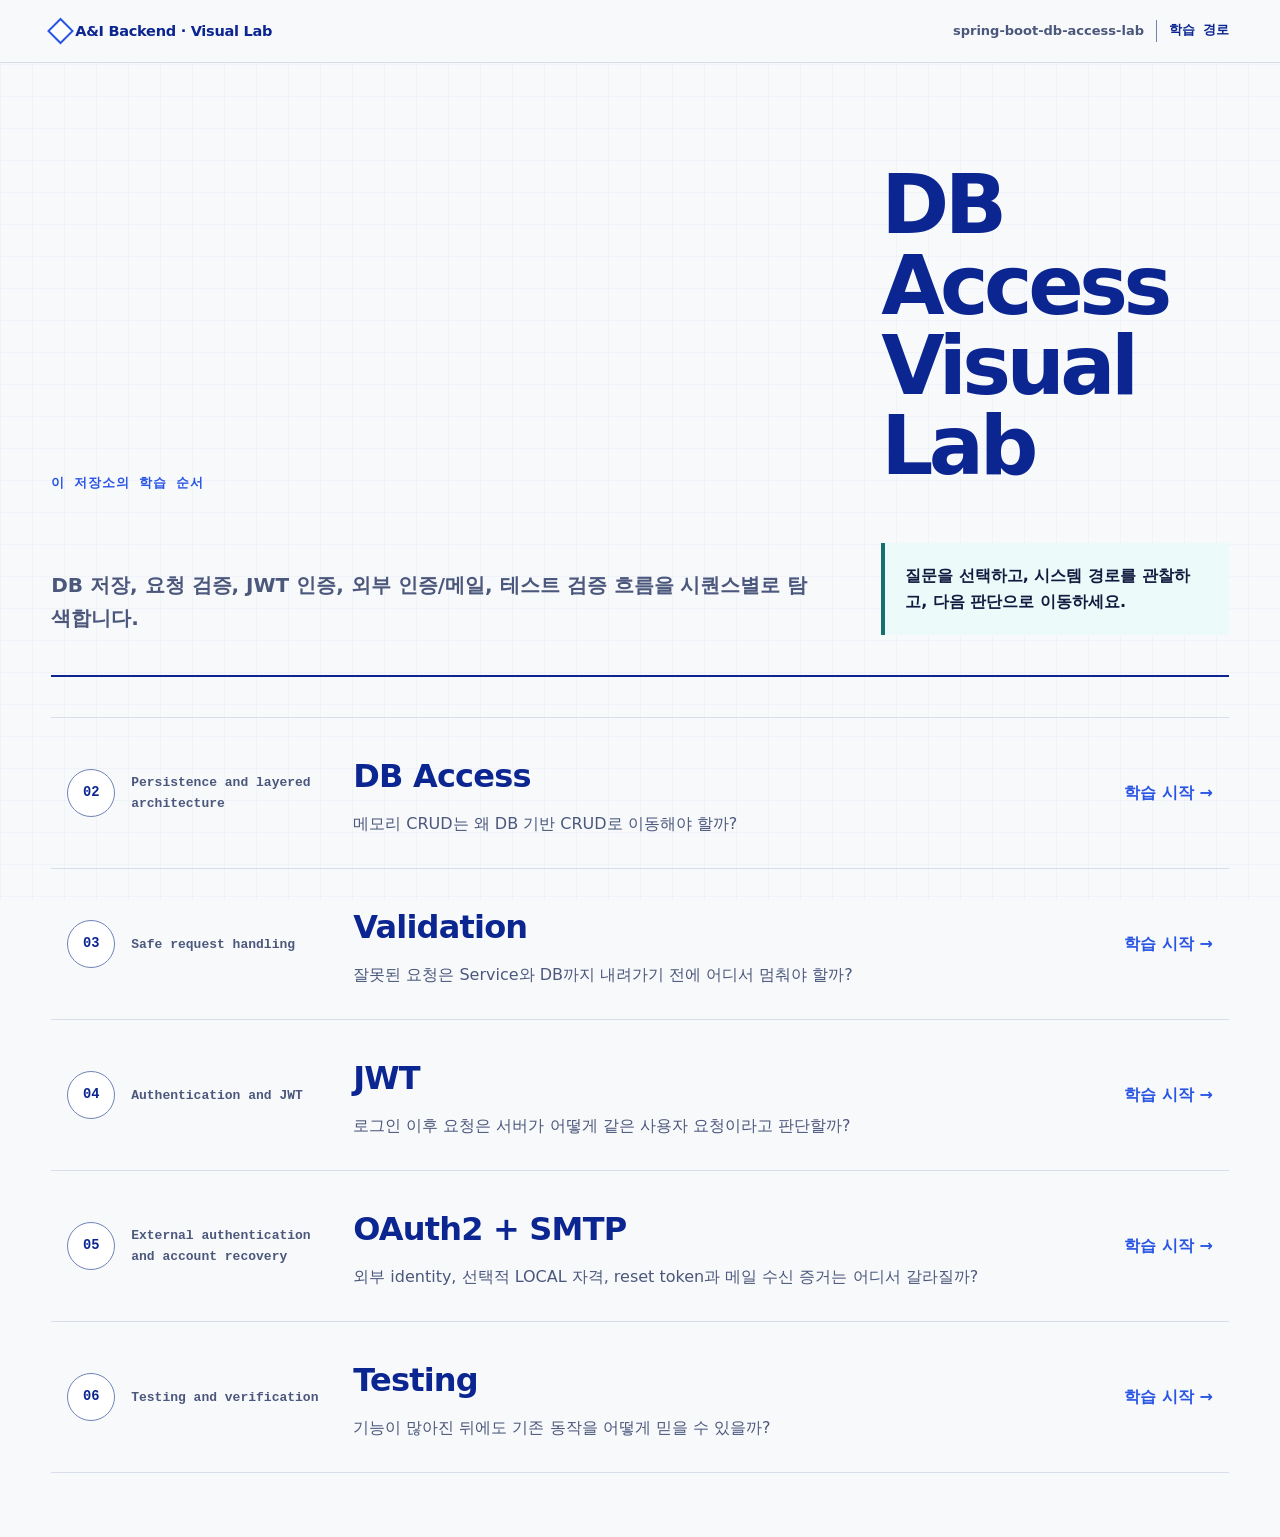
<file: docs/visual-lab/index.html>
<!doctype html>
<html lang="ko">
<head>
  <meta charset="utf-8" />
  <meta name="viewport" content="width=device-width, initial-scale=1" />
  <title>A&amp;I Visual Lab</title>
  <link rel="icon" href="./assets/visual-lab-mark.svg" type="image/svg+xml" />
  <link rel="stylesheet" href="./styles.css" />
</head>
<body>
  <div id="app" class="app-shell">
    <noscript>Visual Lab을 보려면 JavaScript를 활성화해주세요.</noscript>
  </div>
  <script src="./visual-lab-data.js"></script>
  <script src="./visual-lab.js"></script>
</body>
</html>
</file>
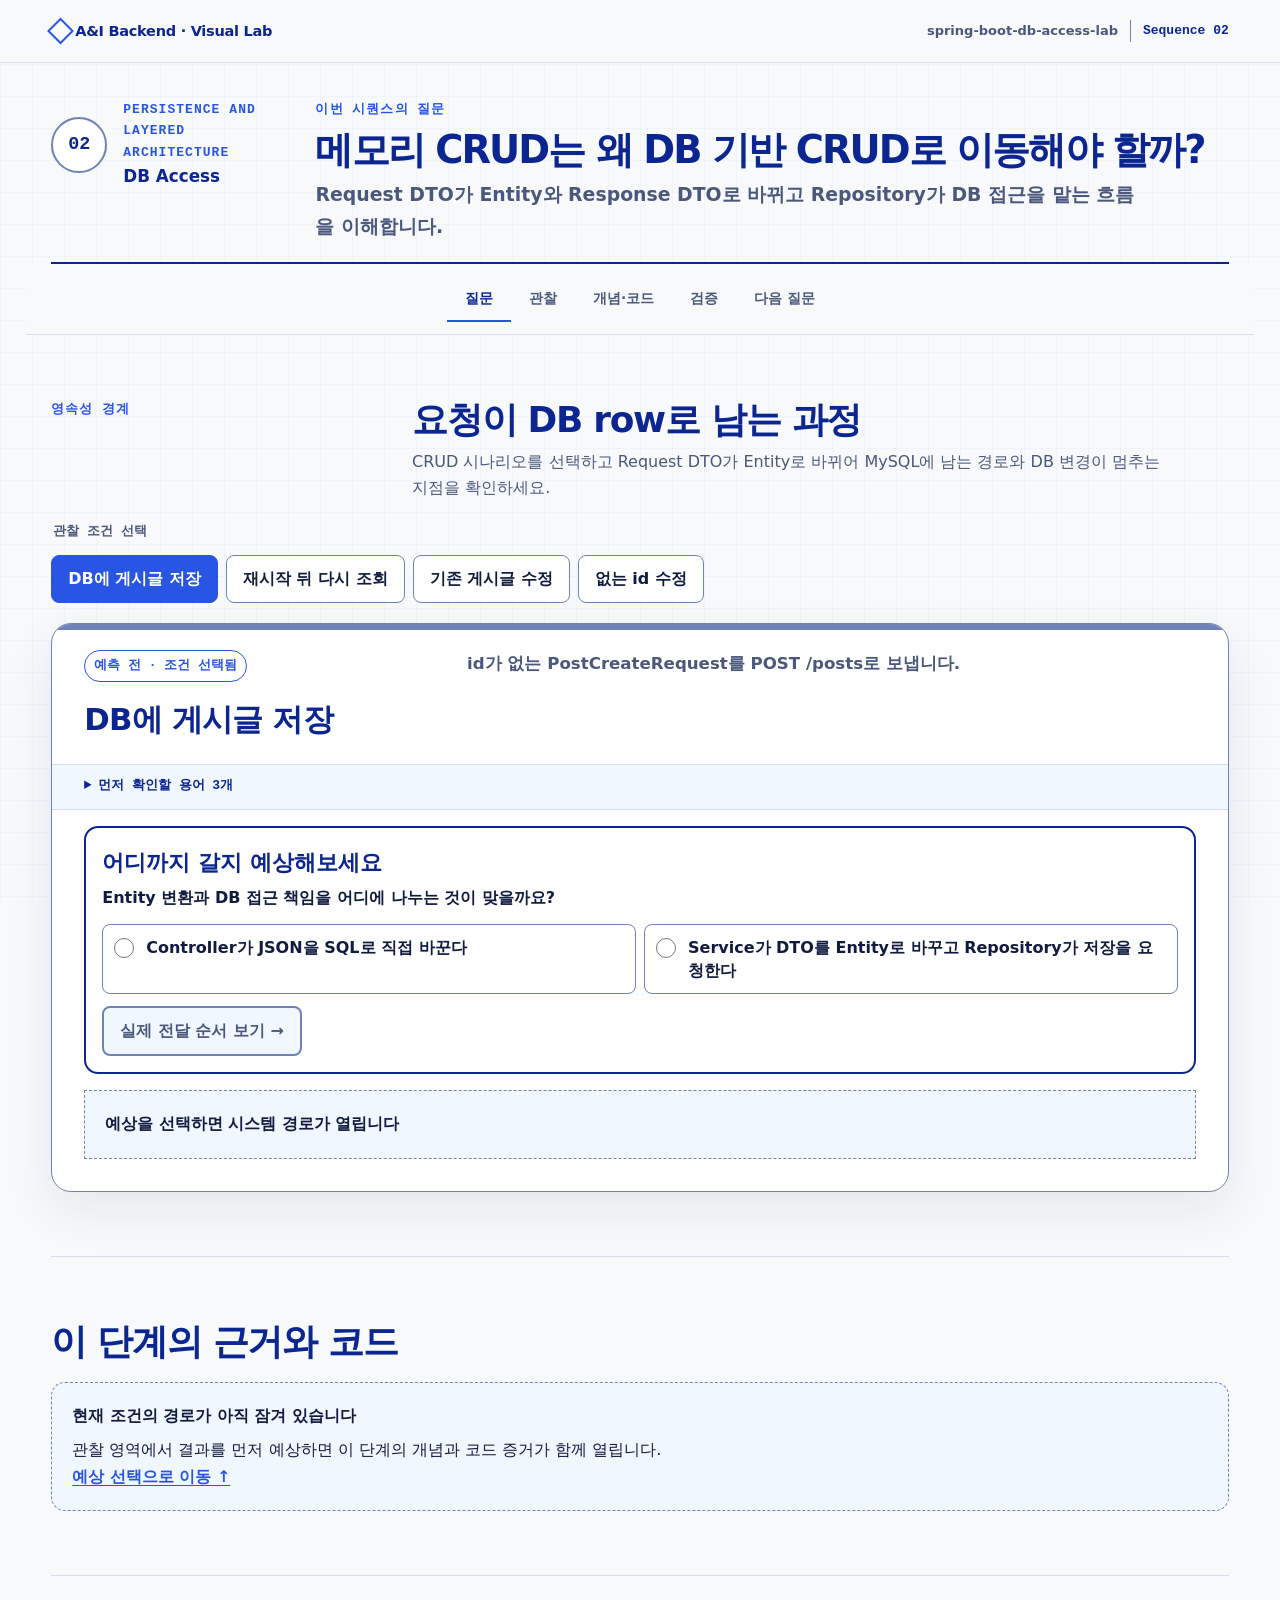
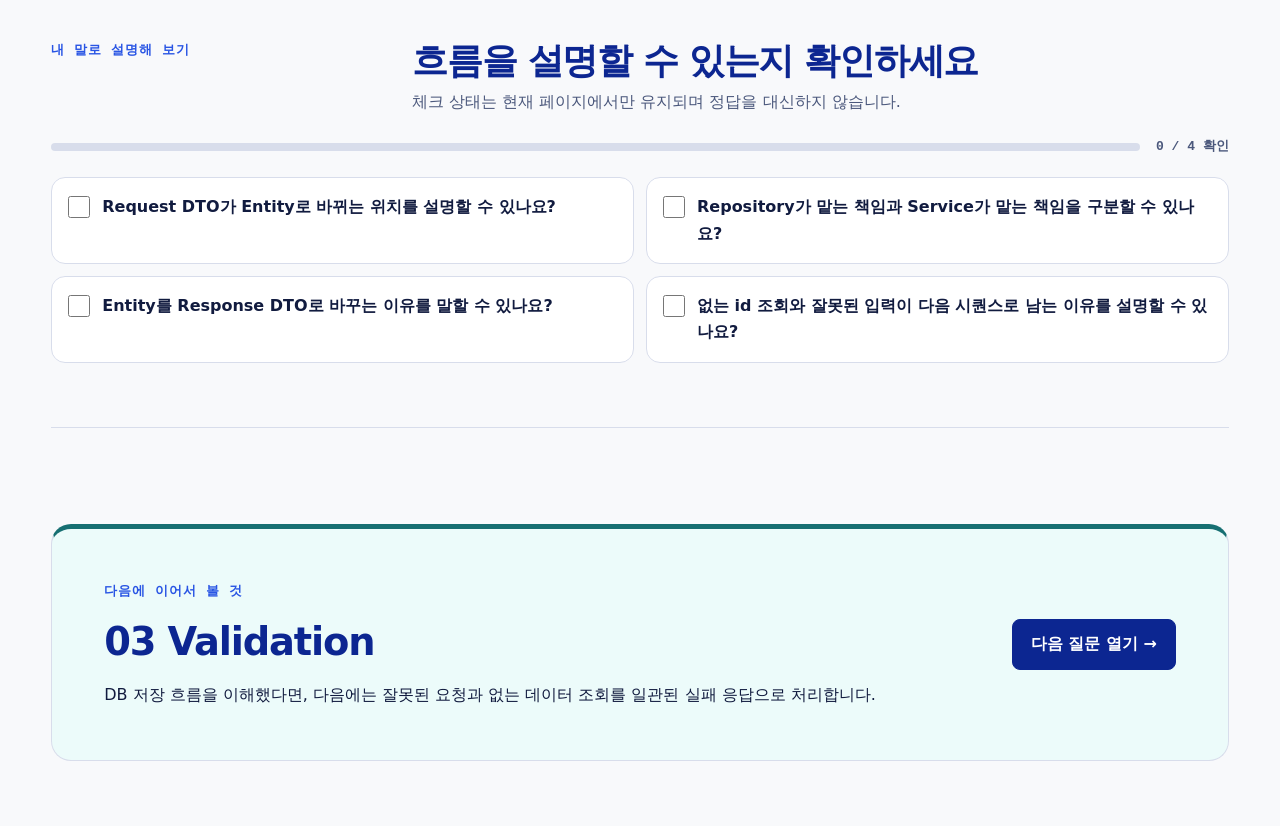
<file: docs/visual-lab/sequences/02/index.html>
<!doctype html>
<html lang="ko">
<head>
  <meta charset="utf-8" />
  <meta name="viewport" content="width=device-width, initial-scale=1" />
  <title>A&amp;I Visual Lab Sequence</title>
  <link rel="icon" href="../../assets/visual-lab-mark.svg" type="image/svg+xml" />
  <link rel="stylesheet" href="../../styles.css" />
</head>
<body>
  <div id="app" class="app-shell">
    <noscript>Visual Lab을 보려면 JavaScript를 활성화해주세요.</noscript>
  </div>
  <script src="./visual-lab-data.js"></script>
  <script src="../../visual-lab.js"></script>
</body>
</html>
</file>
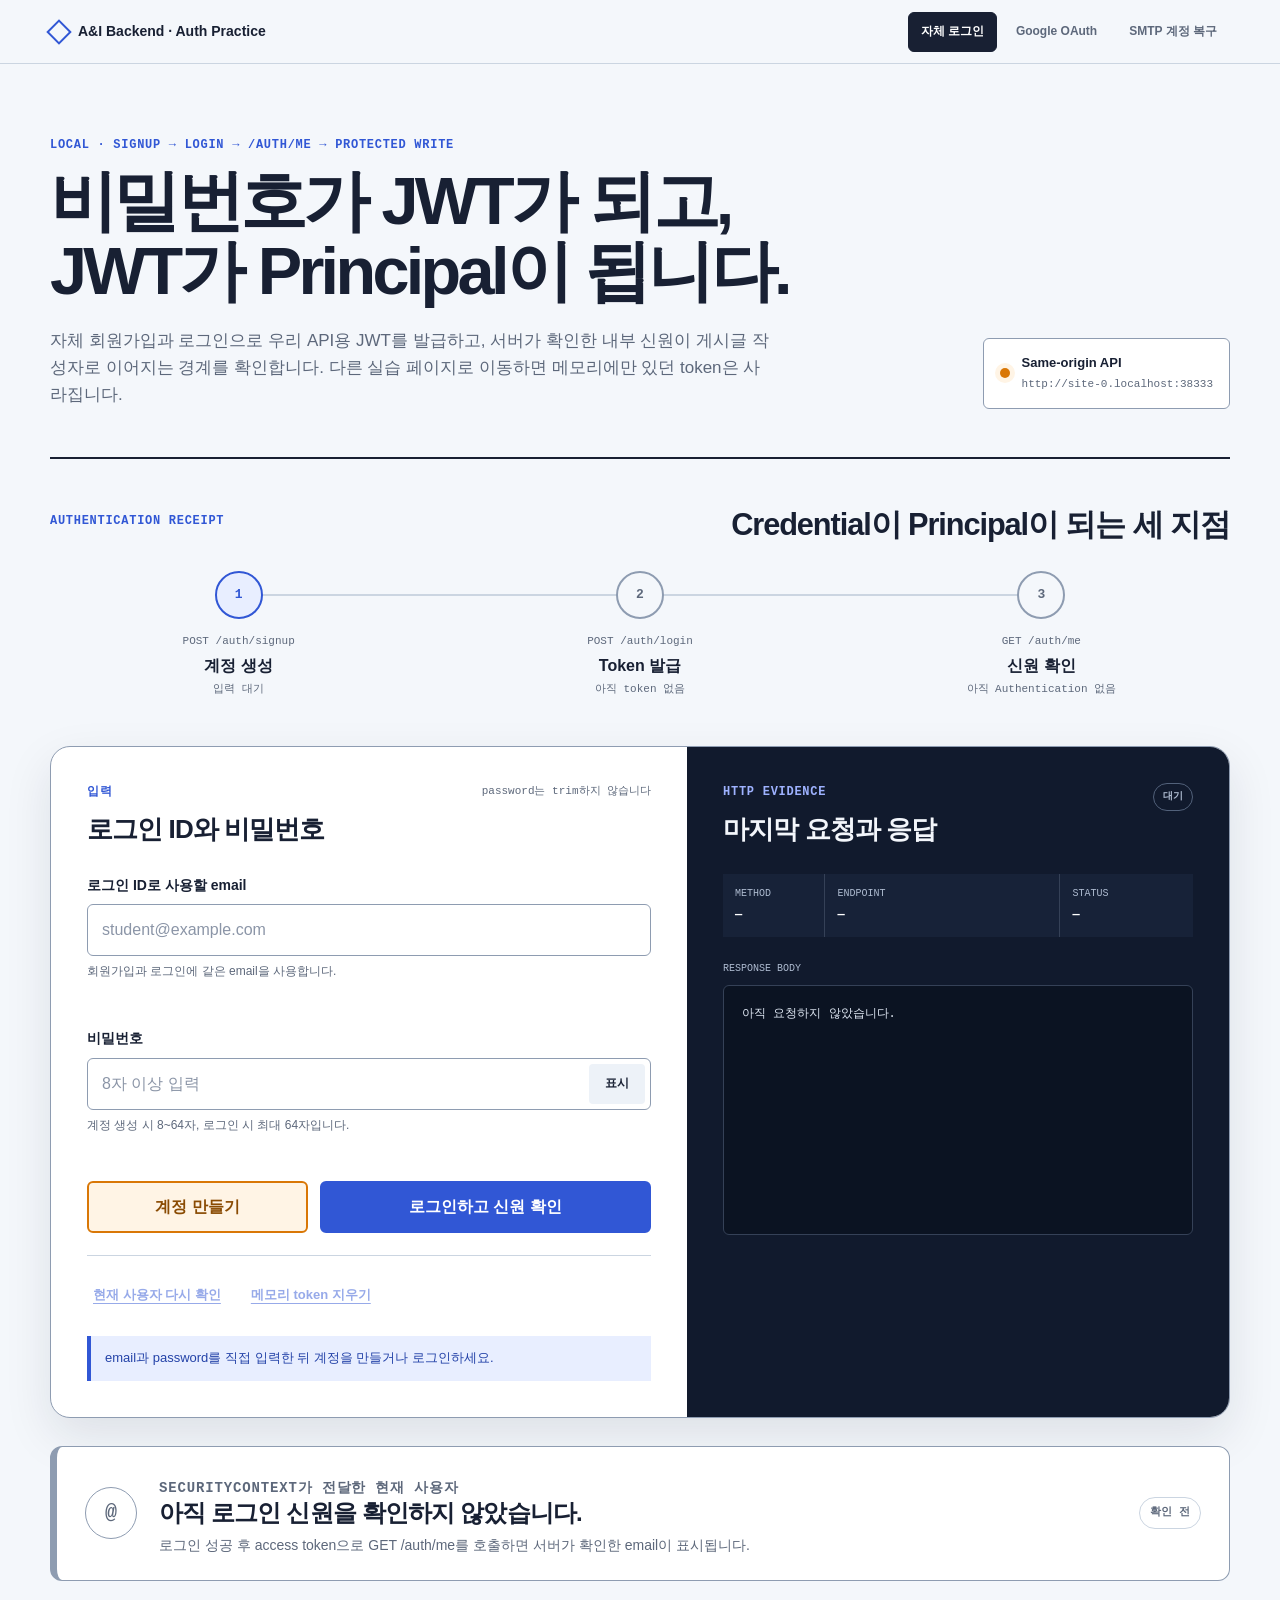
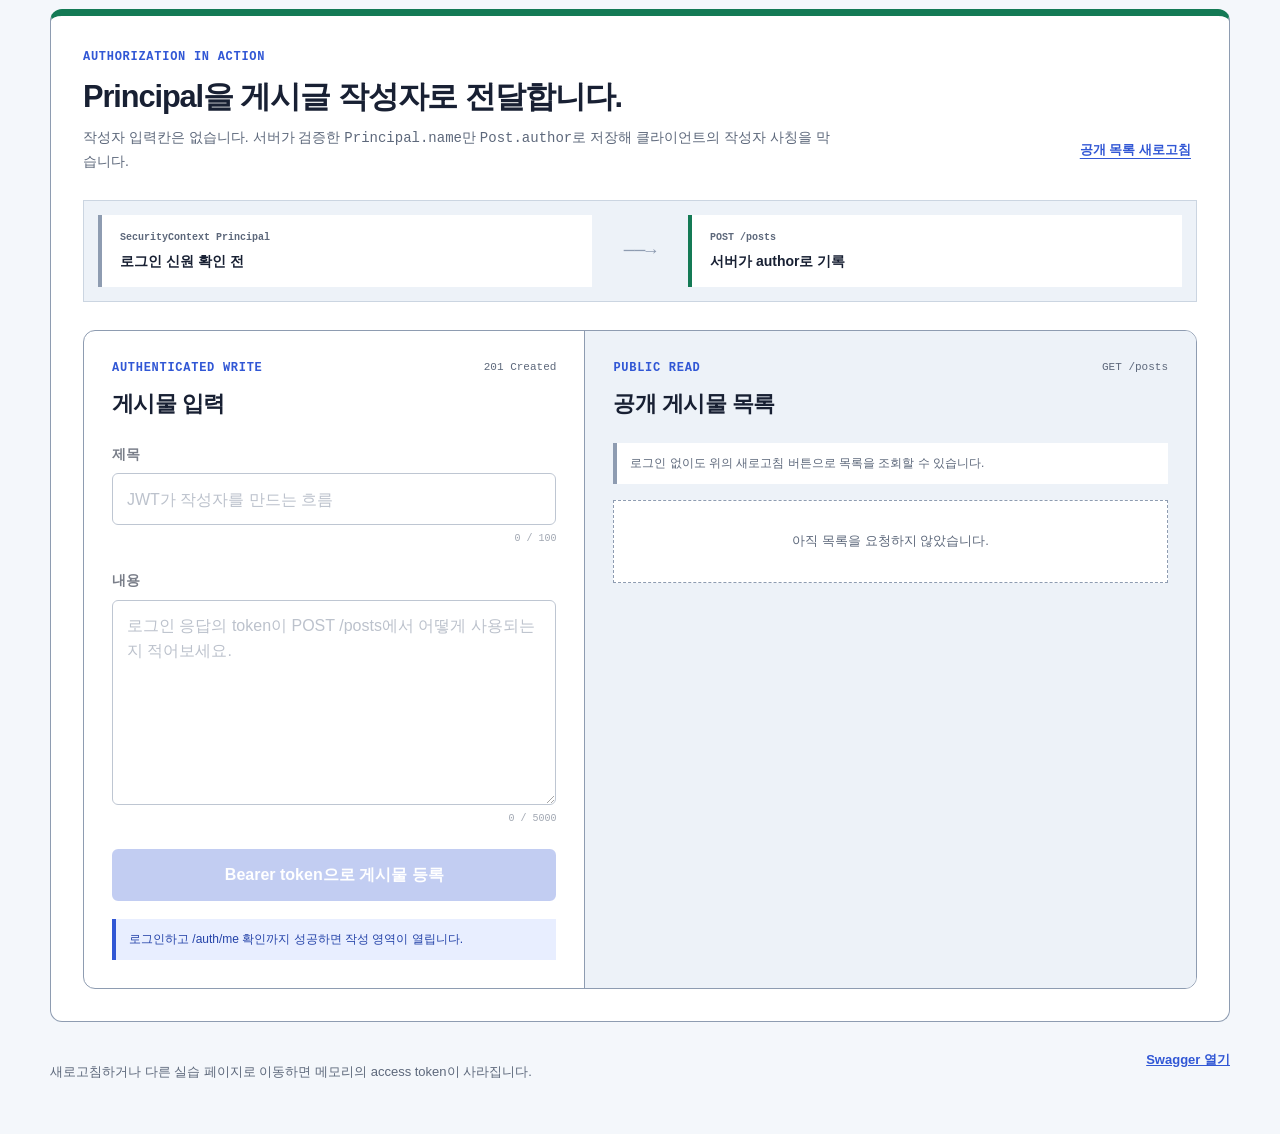
<file: src/main/resources/static/auth-practice/index.html>
<!doctype html>
<html lang="ko">
<head>
  <meta charset="utf-8">
  <meta name="viewport" content="width=device-width, initial-scale=1">
  <meta name="color-scheme" content="light">
  <meta name="referrer" content="no-referrer">
  <title>Sequence 05 자체 로그인 실습 | Spring Boot DB Access Lab</title>
  <link rel="icon" href="data:,">
  <link rel="stylesheet" href="./styles.css">
  <script src="./practice-common.js" defer></script>
  <script src="./app.js" defer></script>
</head>
<body>
  <a class="skip-link" href="#main-content">인증 실습으로 건너뛰기</a>

  <header class="lab-bar">
    <a class="lab-brand" href="/auth-practice/index.html" aria-label="Sequence 05 인증 실습 처음으로">
      <span class="lab-brand__mark" aria-hidden="true"></span>
      <span>A&amp;I Backend · Auth Practice</span>
    </a>
    <nav class="practice-nav" aria-label="인증 실습 전환">
      <a href="./index.html" aria-current="page">자체 로그인</a>
      <a href="./oauth.html">Google OAuth</a>
      <a href="./recovery.html">SMTP 계정 복구</a>
    </nav>
  </header>

  <main id="main-content" class="page-shell">
    <section class="intro" aria-labelledby="page-title">
      <div>
        <p class="eyebrow">LOCAL · signup → login → /auth/me → protected write</p>
        <h1 id="page-title">비밀번호가 JWT가 되고,<br>JWT가 Principal이 됩니다.</h1>
        <p class="intro__description">
          자체 회원가입과 로그인으로 우리 API용 JWT를 발급하고,
          서버가 확인한 내부 신원이 게시글 작성자로 이어지는 경계를 확인합니다.
          다른 실습 페이지로 이동하면 메모리에만 있던 token은 사라집니다.
        </p>
      </div>
      <div class="runtime-note" aria-label="실습 환경 정보">
        <span class="runtime-note__dot" aria-hidden="true"></span>
        <span>
          <strong>Same-origin API</strong>
          <code id="originLabel">현재 서버</code>
        </span>
      </div>
    </section>

    <section class="auth-trace" aria-labelledby="trace-title">
      <div class="section-heading">
        <p class="eyebrow">Authentication receipt</p>
        <h2 id="trace-title">Credential이 Principal이 되는 세 지점</h2>
      </div>

      <ol id="traceList" class="trace-list" style="--progress: 0">
        <li class="trace-step" data-stage="account" data-state="active">
          <span class="trace-step__marker" aria-hidden="true">1</span>
          <span class="trace-step__copy">
            <code>POST /auth/signup</code>
            <strong>계정 생성</strong>
            <span data-stage-label>입력 대기</span>
          </span>
        </li>
        <li class="trace-step" data-stage="token" data-state="waiting">
          <span class="trace-step__marker" aria-hidden="true">2</span>
          <span class="trace-step__copy">
            <code>POST /auth/login</code>
            <strong>Token 발급</strong>
            <span data-stage-label>아직 token 없음</span>
          </span>
        </li>
        <li class="trace-step" data-stage="principal" data-state="waiting">
          <span class="trace-step__marker" aria-hidden="true">3</span>
          <span class="trace-step__copy">
            <code>GET /auth/me</code>
            <strong>신원 확인</strong>
            <span data-stage-label>아직 Authentication 없음</span>
          </span>
        </li>
      </ol>
    </section>

    <section class="workbench" aria-label="인증 입력과 HTTP 증거">
      <div class="credential-panel">
        <div class="panel-heading">
          <div>
            <p class="eyebrow">입력</p>
            <h2>로그인 ID와 비밀번호</h2>
          </div>
          <span class="panel-heading__hint">password는 trim하지 않습니다</span>
        </div>

        <form id="authForm" class="auth-form" novalidate>
          <div class="field">
            <label for="email">로그인 ID로 사용할 email</label>
            <input
              id="email"
              name="email"
              type="text"
              inputmode="email"
              autocomplete="username"
              autocapitalize="none"
              spellcheck="false"
              aria-describedby="emailHint emailError"
              placeholder="student@example.com"
            >
            <p id="emailHint" class="field__hint">회원가입과 로그인에 같은 email을 사용합니다.</p>
            <p id="emailError" class="field__error"></p>
          </div>

          <div class="field">
            <label for="password">비밀번호</label>
            <div class="password-input">
              <input
                id="password"
                name="password"
                type="password"
                autocomplete="current-password"
                aria-describedby="passwordHint passwordError"
                placeholder="8자 이상 입력"
              >
              <button id="passwordToggle" class="password-toggle" type="button" aria-pressed="false">
                표시
              </button>
            </div>
            <p id="passwordHint" class="field__hint">계정 생성 시 8~64자, 로그인 시 최대 64자입니다.</p>
            <p id="passwordError" class="field__error"></p>
          </div>

          <div class="primary-actions">
            <button id="signupButton" class="button button--credential" type="button">
              계정 만들기
            </button>
            <button id="loginButton" class="button button--signal" type="submit">
              로그인하고 신원 확인
            </button>
          </div>
        </form>

        <div class="session-actions" aria-label="로그인 이후 동작">
          <button id="verifyButton" class="text-button" type="button" disabled>
            현재 사용자 다시 확인
          </button>
          <button id="clearButton" class="text-button" type="button" disabled>
            메모리 token 지우기
          </button>
        </div>

        <p id="formNotice" class="form-notice" role="status" aria-live="polite">
          email과 password를 직접 입력한 뒤 계정을 만들거나 로그인하세요.
        </p>
        <p id="formError" class="form-error" role="alert" hidden></p>
      </div>

      <aside class="evidence-panel" aria-labelledby="evidence-title">
        <div class="evidence-panel__heading">
          <div>
            <p class="eyebrow eyebrow--inverse">HTTP evidence</p>
            <h2 id="evidence-title">마지막 요청과 응답</h2>
          </div>
          <span id="requestState" class="request-state" data-state="waiting">대기</span>
        </div>

        <dl class="exchange-meta">
          <div>
            <dt>Method</dt>
            <dd id="requestMethod">—</dd>
          </div>
          <div>
            <dt>Endpoint</dt>
            <dd id="requestEndpoint">—</dd>
          </div>
          <div>
            <dt>Status</dt>
            <dd id="responseStatus">—</dd>
          </div>
        </dl>

        <div class="exchange-body">
          <span class="exchange-body__label">Response body</span>
          <pre id="responseBody" tabindex="0">아직 요청하지 않았습니다.</pre>
        </div>

      </aside>
    </section>

    <section id="tokenLab" class="token-lab" aria-labelledby="token-lab-title" hidden>
      <div class="token-lab__heading">
        <div>
          <p class="eyebrow">Login response → inspect → reuse</p>
          <h2 id="token-lab-title">발급된 Access Token을 직접 확인합니다.</h2>
          <p>자체 로그인 응답으로 받은 JWT 문자열을 가리지 않고 그대로 보여줍니다.</p>
        </div>
        <dl class="token-meta" aria-label="발급된 토큰 정보">
          <div>
            <dt>Type</dt>
            <dd id="tokenType">—</dd>
          </div>
          <div>
            <dt>Expires</dt>
            <dd id="tokenExpires">—</dd>
          </div>
        </dl>
      </div>

      <div class="token-value">
        <label for="fullToken">로그인 응답의 <code>accessToken</code></label>
        <textarea
          id="fullToken"
          rows="5"
          readonly
          wrap="soft"
          spellcheck="false"
          aria-describedby="tokenSafetyNote"
        ></textarea>
        <div class="token-value__actions">
          <button id="copyTokenButton" class="copy-token-button" type="button">
            Access Token 복사
          </button>
          <span id="copyStatus" class="copy-status" role="status" aria-live="polite">
            jwt.io에는 자동으로 전송하지 않습니다.
          </span>
        </div>
      </div>

      <figure class="token-handoff" aria-labelledby="token-handoff-caption">
        <div class="handoff-map">
          <div class="handoff-node handoff-node--source">
            <span class="handoff-node__role">로그인 응답</span>
            <code>POST /auth/login</code>
            <strong>200 OK</strong>
          </div>

          <div class="handoff-arrow handoff-arrow--primary" aria-hidden="true">→</div>

          <div class="handoff-node handoff-node--token">
            <span class="handoff-node__role">발급된 값</span>
            <div class="jwt-parts" aria-label="JWT는 Header, Payload, Signature 세 부분으로 구성됩니다">
              <span class="jwt-part jwt-part--header">Header</span>
              <span class="jwt-part__dot" aria-hidden="true">.</span>
              <span class="jwt-part jwt-part--payload">Payload</span>
              <span class="jwt-part__dot" aria-hidden="true">.</span>
              <span class="jwt-part jwt-part--signature">Signature</span>
            </div>
            <strong>점으로 나뉜 하나의 JWT</strong>
          </div>

          <div class="handoff-branch handoff-branch--observe">
            <div class="handoff-branch__arrow" aria-hidden="true">┄→</div>
            <div class="handoff-node handoff-node--observe">
              <span class="handoff-node__role">선택 관찰 · 서버 실행과 무관</span>
              <a
                href="https://www.jwt.io/#debugger-io"
                target="_blank"
                rel="noopener noreferrer"
              >jwt.io Debugger 열기 <span aria-hidden="true">↗</span></a>
              <strong>읽을 수 있음 ≠ 유효함</strong>
              <small>Header와 Payload에서 <code>alg</code>, <code>sub</code>, <code>iss</code>, <code>aud</code>, <code>iat</code>, <code>exp</code>를 읽습니다.</small>
            </div>
          </div>

          <div class="handoff-branch handoff-branch--request">
            <div class="handoff-branch__arrow" aria-hidden="true">──→</div>
            <div class="handoff-node handoff-node--request">
              <span class="handoff-node__role">실행 경로 · 실제 서버 인증 처리</span>
              <code>GET /auth/me + Authorization: Bearer &lt;token&gt;</code>
              <strong>JwtAuthenticationFilter → SecurityContext → Controller</strong>
              <small>서명, 만료, issuer, audience 검증은 이 경로에서 수행합니다.</small>
            </div>
          </div>
        </div>
        <figcaption id="token-handoff-caption">
          같은 토큰을 한쪽에서는 구조를 읽는 데 사용하고, 다른 쪽에서는 서버에 신원을 증명하는 데 사용합니다.
        </figcaption>
      </figure>

      <p id="tokenSafetyNote" class="token-safety">
        <strong>로컬 실습용 token만 복사하세요.</strong>
        운영 token과 <code>JWT_SECRET</code>은 외부 도구에 입력하지 않습니다. 이 화면도 token을 브라우저 저장소에 남기지 않습니다.
        실습이 끝나면 시스템 클립보드와 jwt.io 입력칸의 token도 지웁니다.
      </p>
    </section>

    <section id="identityProof" class="identity-proof" data-state="waiting" aria-labelledby="identity-title">
      <div class="identity-proof__mark" aria-hidden="true">@</div>
      <div>
        <p class="eyebrow">SecurityContext가 전달한 현재 사용자</p>
        <h2 id="identity-title">아직 로그인 신원을 확인하지 않았습니다.</h2>
        <p id="identityDescription">
          로그인 성공 후 access token으로 <code>GET /auth/me</code>를 호출하면 이곳에 서버가 확인한 email이 표시됩니다.
        </p>
      </div>
      <span id="identityStatus" class="identity-proof__status">확인 전</span>
    </section>

    <section id="postWorkbench" class="post-workbench" aria-labelledby="post-workbench-title">
      <div class="post-workbench__heading">
        <div>
          <p class="eyebrow">Authorization in action</p>
          <h2 id="post-workbench-title">Principal을 게시글 작성자로 전달합니다.</h2>
          <p>
            작성자 입력칸은 없습니다. 서버가 검증한 <code>Principal.name</code>만
            <code>Post.author</code>로 저장해 클라이언트의 작성자 사칭을 막습니다.
          </p>
        </div>
        <button id="refreshPostsButton" class="text-button" type="button">
          공개 목록 새로고침
        </button>
      </div>

      <div id="authorHandoff" class="author-handoff" data-state="locked" role="status" aria-live="polite">
        <div class="author-handoff__node">
          <span>SecurityContext Principal</span>
          <strong id="postAuthor">로그인 신원 확인 전</strong>
        </div>
        <span class="author-handoff__arrow" aria-hidden="true">──→</span>
        <div class="author-handoff__node author-handoff__node--target">
          <span><code>POST /posts</code></span>
          <strong>서버가 author로 기록</strong>
        </div>
      </div>

      <div class="post-grid">
        <section class="post-composer" aria-labelledby="post-composer-title">
          <div class="post-panel-heading">
            <div>
              <p class="eyebrow">Authenticated write</p>
              <h3 id="post-composer-title">게시물 입력</h3>
            </div>
            <code>201 Created</code>
          </div>

          <form id="postForm" class="post-form" novalidate>
            <fieldset id="postFields" disabled>
              <legend class="sr-only">게시물 작성 필드</legend>

              <div class="field">
                <label for="postTitle">제목</label>
                <input
                  id="postTitle"
                  name="title"
                  type="text"
                  aria-describedby="postTitleCount postTitleError"
                  placeholder="JWT가 작성자를 만드는 흐름"
                >
                <div class="field__meta">
                  <span id="postTitleError" class="field__error"></span>
                  <span id="postTitleCount" class="character-count">0 / 100</span>
                </div>
              </div>

              <div class="field">
                <label for="postContent">내용</label>
                <textarea
                  id="postContent"
                  name="content"
                  rows="7"
                  aria-describedby="postContentCount postContentError"
                  placeholder="로그인 응답의 token이 POST /posts에서 어떻게 사용되는지 적어보세요."
                ></textarea>
                <div class="field__meta">
                  <span id="postContentError" class="field__error"></span>
                  <span id="postContentCount" class="character-count">0 / 5000</span>
                </div>
              </div>

              <button id="createPostButton" class="button button--signal post-submit" type="submit">
                Bearer token으로 게시물 등록
              </button>
            </fieldset>
          </form>

          <p id="postNotice" class="post-notice" role="status" aria-live="polite">
            로그인하고 <code>/auth/me</code> 확인까지 성공하면 작성 영역이 열립니다.
          </p>
          <p id="postError" class="post-error" role="alert" hidden></p>
        </section>

        <section class="post-feed" aria-labelledby="post-feed-title">
          <div class="post-panel-heading">
            <div>
              <p class="eyebrow">Public read</p>
              <h3 id="post-feed-title">공개 게시물 목록</h3>
            </div>
            <code>GET /posts</code>
          </div>

          <p id="postListStatus" class="post-list-status" role="status" aria-live="polite">
            로그인 없이도 위의 새로고침 버튼으로 목록을 조회할 수 있습니다.
          </p>
          <div id="postList" class="post-list">
            <p class="post-list__empty">아직 목록을 요청하지 않았습니다.</p>
          </div>
        </section>
      </div>
    </section>

    <footer class="page-footer">
      <p>새로고침하거나 다른 실습 페이지로 이동하면 메모리의 access token이 사라집니다.</p>
      <a href="/swagger">Swagger 열기</a>
    </footer>
  </main>
</body>
</html>
</file>
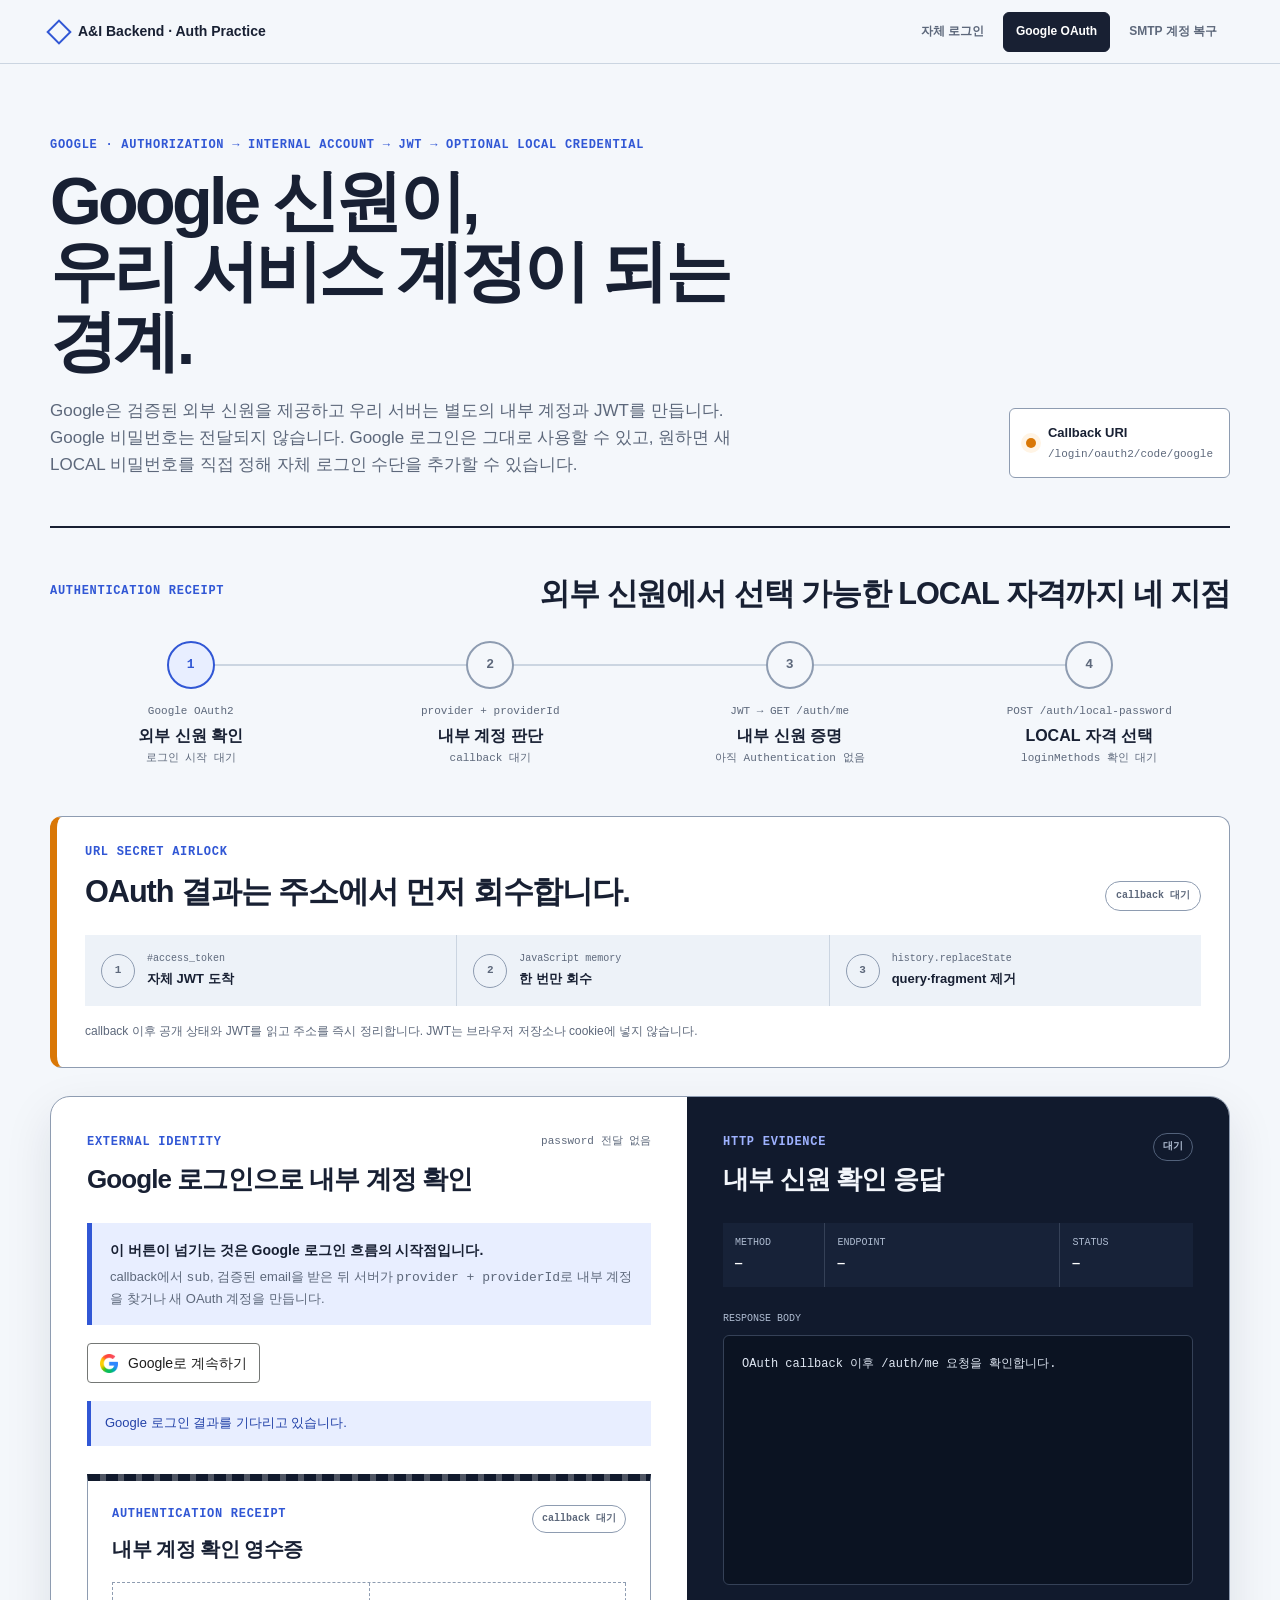
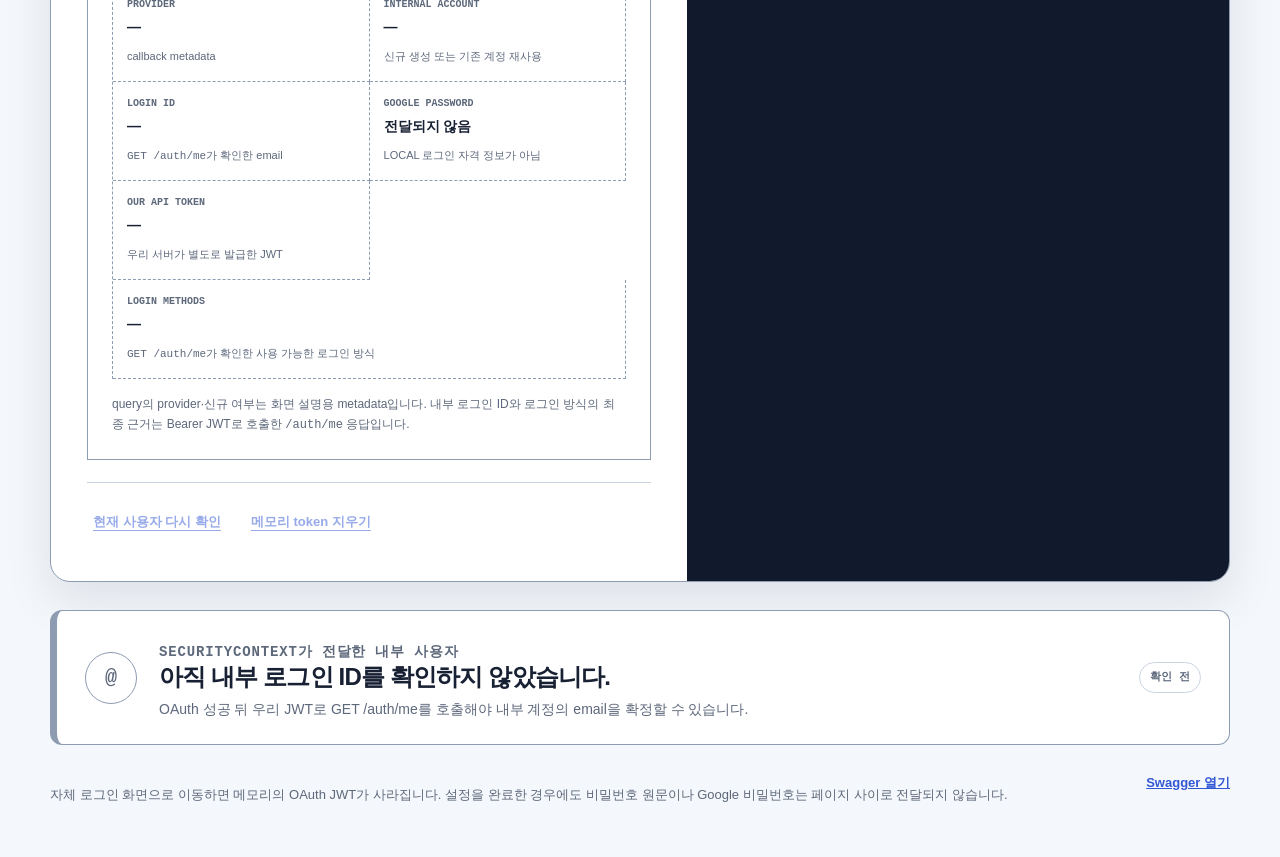
<file: src/main/resources/static/auth-practice/oauth.html>
<!doctype html>
<html lang="ko">
<head>
  <meta charset="utf-8">
  <meta name="viewport" content="width=device-width, initial-scale=1">
  <meta name="color-scheme" content="light">
  <meta name="referrer" content="no-referrer">
  <title>Sequence 05 Google OAuth 실습 | Spring Boot DB Access Lab</title>
  <script src="./redirect-bootstrap.js"></script>
  <link rel="icon" href="data:,">
  <link rel="stylesheet" href="./styles.css">
  <script src="./practice-common.js" defer></script>
  <script src="./oauth.js" defer></script>
</head>
<body>
  <a class="skip-link" href="#main-content">Google OAuth 실습으로 건너뛰기</a>

  <header class="lab-bar">
    <a class="lab-brand" href="/auth-practice/index.html" aria-label="Sequence 05 인증 실습 처음으로">
      <span class="lab-brand__mark" aria-hidden="true"></span>
      <span>A&amp;I Backend · Auth Practice</span>
    </a>
    <nav class="practice-nav" aria-label="인증 실습 전환">
      <a href="./index.html">자체 로그인</a>
      <a href="./oauth.html" aria-current="page">Google OAuth</a>
      <a href="./recovery.html">SMTP 계정 복구</a>
    </nav>
  </header>

  <main id="main-content" class="page-shell">
    <section class="intro" aria-labelledby="page-title">
      <div>
        <p class="eyebrow">GOOGLE · authorization → internal account → JWT → optional LOCAL credential</p>
        <h1 id="page-title">Google 신원이,<br>우리 서비스 계정이 되는 경계.</h1>
        <p class="intro__description">
          Google은 검증된 외부 신원을 제공하고 우리 서버는 별도의 내부 계정과 JWT를 만듭니다.
          Google 비밀번호는 전달되지 않습니다. Google 로그인은 그대로 사용할 수 있고,
          원하면 새 LOCAL 비밀번호를 직접 정해 자체 로그인 수단을 추가할 수 있습니다.
        </p>
      </div>
      <div class="runtime-note" aria-label="OAuth 실행 환경 정보">
        <span class="runtime-note__dot" aria-hidden="true"></span>
        <span>
          <strong>Callback URI</strong>
          <code>/login/oauth2/code/google</code>
        </span>
      </div>
    </section>

    <section class="auth-trace" aria-labelledby="trace-title">
      <div class="section-heading">
        <p class="eyebrow">Authentication receipt</p>
        <h2 id="trace-title">외부 신원에서 선택 가능한 LOCAL 자격까지 네 지점</h2>
      </div>

      <ol id="traceList" class="trace-list trace-list--four" style="--progress: 0">
        <li class="trace-step" data-stage="google" data-state="active">
          <span class="trace-step__marker" aria-hidden="true">1</span>
          <span class="trace-step__copy">
            <code>Google OAuth2</code>
            <strong>외부 신원 확인</strong>
            <span data-stage-label>로그인 시작 대기</span>
          </span>
        </li>
        <li class="trace-step" data-stage="account" data-state="waiting">
          <span class="trace-step__marker" aria-hidden="true">2</span>
          <span class="trace-step__copy">
            <code>provider + providerId</code>
            <strong>내부 계정 판단</strong>
            <span data-stage-label>callback 대기</span>
          </span>
        </li>
        <li class="trace-step" data-stage="principal" data-state="waiting">
          <span class="trace-step__marker" aria-hidden="true">3</span>
          <span class="trace-step__copy">
            <code>JWT → GET /auth/me</code>
            <strong>내부 신원 증명</strong>
            <span data-stage-label>아직 Authentication 없음</span>
          </span>
        </li>
        <li class="trace-step" data-stage="credential" data-state="waiting">
          <span class="trace-step__marker" aria-hidden="true">4</span>
          <span class="trace-step__copy">
            <code>POST /auth/local-password</code>
            <strong>LOCAL 자격 선택</strong>
            <span data-stage-label>loginMethods 확인 대기</span>
          </span>
        </li>
      </ol>
    </section>

    <section id="secretAirlock" class="secret-airlock" data-state="waiting" aria-labelledby="secret-airlock-title">
      <div class="secret-airlock__heading">
        <div>
          <p class="eyebrow">URL secret airlock</p>
          <h2 id="secret-airlock-title">OAuth 결과는 주소에서 먼저 회수합니다.</h2>
        </div>
        <span id="urlScrubState" class="secret-airlock__state">callback 대기</span>
      </div>

      <ol class="airlock-steps">
        <li data-secret-stage="fragment">
          <span>1</span>
          <div>
            <code>#access_token</code>
            <strong>자체 JWT 도착</strong>
          </div>
        </li>
        <li data-secret-stage="memory">
          <span>2</span>
          <div>
            <code>JavaScript memory</code>
            <strong>한 번만 회수</strong>
          </div>
        </li>
        <li data-secret-stage="cleared">
          <span>3</span>
          <div>
            <code>history.replaceState</code>
            <strong>query·fragment 제거</strong>
          </div>
        </li>
      </ol>
      <p id="urlScrubNotice" class="secret-airlock__notice" role="status" aria-live="polite">
        callback 이후 공개 상태와 JWT를 읽고 주소를 즉시 정리합니다. JWT는 브라우저 저장소나 cookie에 넣지 않습니다.
      </p>
    </section>

    <section class="workbench" aria-label="Google 로그인과 HTTP 증거">
      <div class="credential-panel">
        <div class="panel-heading">
          <div>
            <p class="eyebrow">External identity</p>
            <h2>Google 로그인으로 내부 계정 확인</h2>
          </div>
          <span class="panel-heading__hint">password 전달 없음</span>
        </div>

        <div class="boundary-note">
          <strong>이 버튼이 넘기는 것은 Google 로그인 흐름의 시작점입니다.</strong>
          <p>
            callback에서 <code>sub</code>, 검증된 email을 받은 뒤 서버가
            <code>provider + providerId</code>로 내부 계정을 찾거나 새 OAuth 계정을 만듭니다.
          </p>
        </div>

        <a id="googleLoginLink" class="google-signin" href="/oauth2/authorization/google">
          <img
            src="./assets/google-g.svg"
            width="18"
            alt=""
          >
          <span>Google로 계속하기</span>
        </a>

        <p id="oauthNotice" class="form-notice" role="status" aria-live="polite">
          Google 로그인 결과를 기다리고 있습니다.
        </p>
        <p id="oauthError" class="form-error" role="alert" hidden></p>

        <section id="oauthReceipt" class="trust-receipt" data-state="waiting" aria-labelledby="oauth-receipt-title">
          <div class="trust-receipt__heading">
            <div>
              <p class="eyebrow">Authentication receipt</p>
              <h3 id="oauth-receipt-title">내부 계정 확인 영수증</h3>
            </div>
            <span id="receiptStatus">callback 대기</span>
          </div>
          <dl class="trust-receipt__grid">
            <div>
              <dt>Provider</dt>
              <dd id="providerValue">—</dd>
              <small>callback metadata</small>
            </div>
            <div>
              <dt>Internal account</dt>
              <dd id="accountStatus">—</dd>
              <small>신규 생성 또는 기존 계정 재사용</small>
            </div>
            <div>
              <dt>Login ID</dt>
              <dd id="internalEmail">—</dd>
              <small><code>GET /auth/me</code>가 확인한 email</small>
            </div>
            <div>
              <dt>Google password</dt>
              <dd id="passwordTransfer">전달되지 않음</dd>
              <small>LOCAL 로그인 자격 정보가 아님</small>
            </div>
            <div>
              <dt>Our API token</dt>
              <dd id="jwtStatus">—</dd>
              <small>우리 서버가 별도로 발급한 JWT</small>
            </div>
            <div>
              <dt>Login methods</dt>
              <dd id="loginMethodsValue">—</dd>
              <small><code>GET /auth/me</code>가 확인한 사용 가능한 로그인 방식</small>
            </div>
          </dl>
          <p class="trust-receipt__footnote">
            query의 provider·신규 여부는 화면 설명용 metadata입니다.
            내부 로그인 ID와 로그인 방식의 최종 근거는 Bearer JWT로 호출한 <code>/auth/me</code> 응답입니다.
          </p>
        </section>

        <div class="session-actions" aria-label="OAuth 로그인 이후 동작">
          <button id="verifyButton" class="text-button" type="button" disabled>
            현재 사용자 다시 확인
          </button>
          <button id="clearButton" class="text-button" type="button" disabled>
            메모리 token 지우기
          </button>
        </div>
      </div>

      <aside class="evidence-panel" aria-labelledby="evidence-title">
        <div class="evidence-panel__heading">
          <div>
            <p class="eyebrow eyebrow--inverse">HTTP evidence</p>
            <h2 id="evidence-title">내부 신원 확인 응답</h2>
          </div>
          <span id="requestState" class="request-state" data-state="waiting">대기</span>
        </div>

        <dl class="exchange-meta">
          <div>
            <dt>Method</dt>
            <dd id="requestMethod">—</dd>
          </div>
          <div>
            <dt>Endpoint</dt>
            <dd id="requestEndpoint">—</dd>
          </div>
          <div>
            <dt>Status</dt>
            <dd id="responseStatus">—</dd>
          </div>
        </dl>

        <div class="exchange-body">
          <span class="exchange-body__label">Response body</span>
          <pre id="responseBody" tabindex="0">OAuth callback 이후 /auth/me 요청을 확인합니다.</pre>
        </div>
      </aside>
    </section>

    <section id="tokenLab" class="token-lab" aria-labelledby="token-lab-title" hidden>
      <div class="token-lab__heading">
        <div>
          <p class="eyebrow">Our JWT · not a Google password</p>
          <h2 id="token-lab-title">우리 서버가 발급한 Access Token</h2>
          <p>Google callback의 결과를 내부 계정에 연결한 뒤 우리 API용 JWT를 별도로 발급했습니다.</p>
        </div>
        <dl class="token-meta" aria-label="발급된 토큰 정보">
          <div>
            <dt>Type</dt>
            <dd id="tokenType">Bearer</dd>
          </div>
          <div>
            <dt>Source</dt>
            <dd id="tokenSource">OAuth callback</dd>
          </div>
        </dl>
      </div>

      <div class="token-value">
        <label for="fullToken">회수한 <code>access_token</code></label>
        <textarea
          id="fullToken"
          rows="5"
          readonly
          wrap="soft"
          spellcheck="false"
          aria-describedby="tokenSafetyNote"
        ></textarea>
        <div class="token-value__actions">
          <button id="copyTokenButton" class="copy-token-button" type="button">
            Access Token 복사
          </button>
          <span id="copyStatus" class="copy-status" role="status" aria-live="polite">
            token은 브라우저 메모리에만 있습니다.
          </span>
        </div>
      </div>

      <p id="tokenSafetyNote" class="token-safety">
        <strong>학습용 표시입니다.</strong>
        운영 OAuth에서는 일회용 code 교환 또는 HttpOnly cookie와 CSRF 정책을 별도로 설계합니다.
      </p>
    </section>

    <section id="identityProof" class="identity-proof" data-state="waiting" aria-labelledby="identity-title">
      <div class="identity-proof__mark" aria-hidden="true">@</div>
      <div>
        <p class="eyebrow">SecurityContext가 전달한 내부 사용자</p>
        <h2 id="identity-title">아직 내부 로그인 ID를 확인하지 않았습니다.</h2>
        <p id="identityDescription">
          OAuth 성공 뒤 우리 JWT로 <code>GET /auth/me</code>를 호출해야 내부 계정의 email을 확정할 수 있습니다.
        </p>
      </div>
      <span id="identityStatus" class="identity-proof__status">확인 전</span>
    </section>

    <section
      id="localPasswordPanel"
      class="local-password-panel"
      data-state="waiting"
      aria-labelledby="local-password-title"
      hidden
    >
      <div class="local-password-panel__heading">
        <div>
          <p class="eyebrow">Optional LOCAL credential</p>
          <h2 id="local-password-title" tabindex="-1">자체 로그인 비밀번호를 추가할 수 있습니다.</h2>
        </div>
        <span id="localPasswordState" class="local-password-panel__status">LOCAL 미설정</span>
      </div>

      <p class="local-password-panel__description">
        이 비밀번호는 Google 비밀번호를 복사하거나 바꾸지 않습니다.
        방금 확인한 내부 계정에 자체 로그인 방법 하나를 더하며, 건너뛰어도 Google 로그인으로 계정을 계속 사용할 수 있습니다.
      </p>

      <form id="localPasswordForm" class="local-password-form" novalidate>
        <div class="field">
          <label for="localPassword">새 LOCAL 비밀번호</label>
          <input
            id="localPassword"
            name="localPassword"
            type="password"
            autocomplete="new-password"
            minlength="8"
            maxlength="64"
            required
            aria-describedby="localPasswordHint localPasswordError"
            placeholder="8~64자"
          >
          <p id="localPasswordHint" class="field__hint">
            앞뒤 공백도 원문의 일부이며 공백만으로 구성할 수 없습니다.
          </p>
          <p id="localPasswordError" class="field__error"></p>
        </div>

        <div class="field">
          <label for="localPasswordConfirm">새 LOCAL 비밀번호 확인</label>
          <input
            id="localPasswordConfirm"
            name="localPasswordConfirm"
            type="password"
            autocomplete="new-password"
            minlength="8"
            maxlength="64"
            required
            aria-describedby="localPasswordConfirmError"
            placeholder="같은 비밀번호 다시 입력"
          >
          <p id="localPasswordConfirmError" class="field__error"></p>
        </div>

        <div class="local-password-actions">
          <button id="localPasswordButton" class="button button--signal" type="submit">
            자체 로그인 비밀번호 설정
          </button>
          <button id="skipLocalPasswordButton" class="text-button" type="button">
            이번에는 건너뛰기
          </button>
        </div>
      </form>

      <p id="localPasswordNotice" class="form-notice" role="status" aria-live="polite">
        비밀번호 원문은 응답 증거, URL, 브라우저 저장소에 남기지 않습니다.
      </p>
      <p id="localPasswordRequestError" class="form-error" role="alert" hidden></p>
      <a id="localLoginLink" class="local-login-link" href="./index.html" hidden>
        자체 로그인 화면에서 확인
      </a>
    </section>

    <footer class="page-footer">
      <p>
        자체 로그인 화면으로 이동하면 메모리의 OAuth JWT가 사라집니다.
        설정을 완료한 경우에도 비밀번호 원문이나 Google 비밀번호는 페이지 사이로 전달되지 않습니다.
      </p>
      <a href="/swagger">Swagger 열기</a>
    </footer>
  </main>
</body>
</html>
</file>
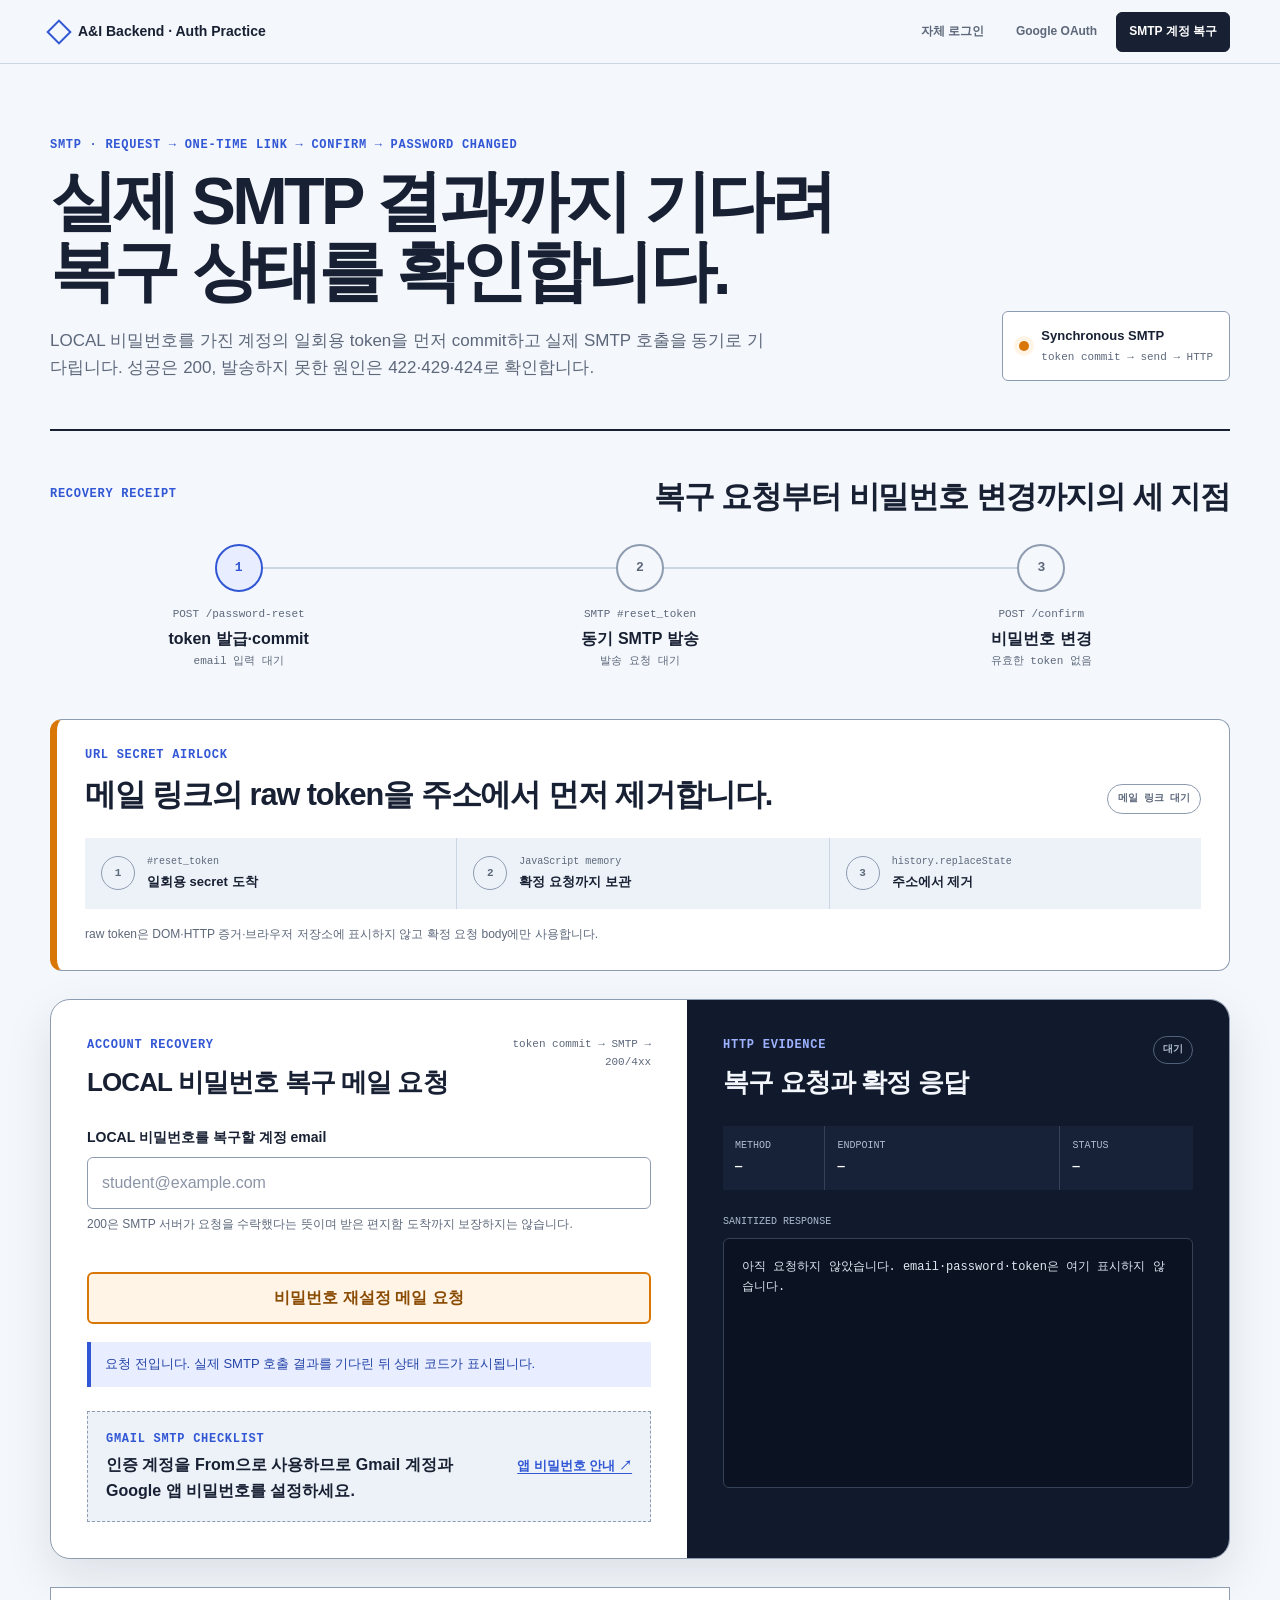
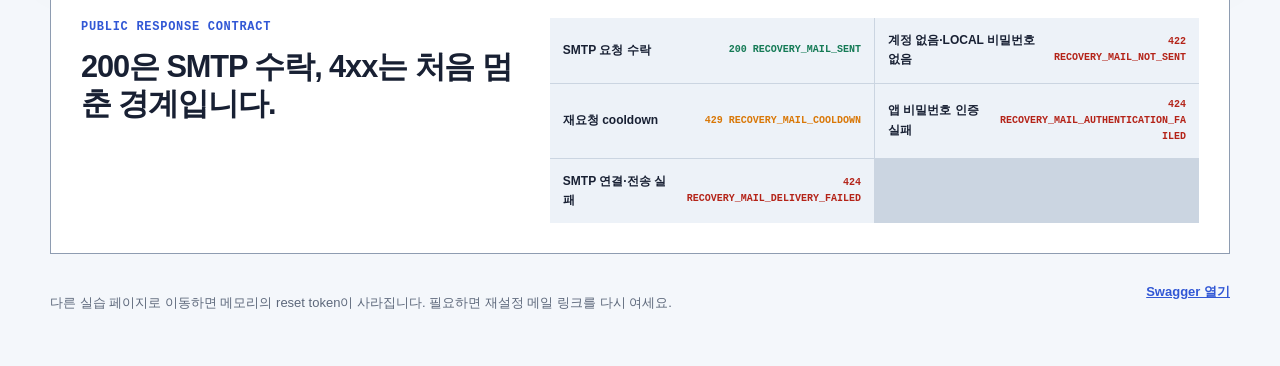
<file: src/main/resources/static/auth-practice/recovery.html>
<!doctype html>
<html lang="ko">
<head>
  <meta charset="utf-8">
  <meta name="viewport" content="width=device-width, initial-scale=1">
  <meta name="color-scheme" content="light">
  <meta name="referrer" content="no-referrer">
  <title>Sequence 05 SMTP 계정 복구 실습 | Spring Boot DB Access Lab</title>
  <script src="./redirect-bootstrap.js"></script>
  <link rel="icon" href="data:,">
  <link rel="stylesheet" href="./styles.css">
  <script src="./practice-common.js" defer></script>
  <script src="./recovery.js" defer></script>
</head>
<body>
  <a class="skip-link" href="#main-content">SMTP 계정 복구 실습으로 건너뛰기</a>

  <header class="lab-bar">
    <a class="lab-brand" href="/auth-practice/index.html" aria-label="Sequence 05 인증 실습 처음으로">
      <span class="lab-brand__mark" aria-hidden="true"></span>
      <span>A&amp;I Backend · Auth Practice</span>
    </a>
    <nav class="practice-nav" aria-label="인증 실습 전환">
      <a href="./index.html">자체 로그인</a>
      <a href="./oauth.html">Google OAuth</a>
      <a href="./recovery.html" aria-current="page">SMTP 계정 복구</a>
    </nav>
  </header>

  <main id="main-content" class="page-shell">
    <section class="intro" aria-labelledby="page-title">
      <div>
        <p class="eyebrow">SMTP · request → one-time link → confirm → password changed</p>
        <h1 id="page-title">실제 SMTP 결과까지 기다려<br>복구 상태를 확인합니다.</h1>
        <p class="intro__description">
          LOCAL 비밀번호를 가진 계정의 일회용 token을 먼저 commit하고 실제 SMTP 호출을 동기로 기다립니다.
          성공은 200, 발송하지 못한 원인은 422·429·424로 확인합니다.
        </p>
      </div>
      <div class="runtime-note" aria-label="동기 SMTP 발송 정보">
        <span class="runtime-note__dot" aria-hidden="true"></span>
        <span>
          <strong>Synchronous SMTP</strong>
          <code>token commit → send → HTTP</code>
        </span>
      </div>
    </section>

    <section class="auth-trace" aria-labelledby="trace-title">
      <div class="section-heading">
        <p class="eyebrow">Recovery receipt</p>
        <h2 id="trace-title">복구 요청부터 비밀번호 변경까지의 세 지점</h2>
      </div>

      <ol id="traceList" class="trace-list" style="--progress: 0">
        <li class="trace-step" data-stage="request" data-state="active">
          <span class="trace-step__marker" aria-hidden="true">1</span>
          <span class="trace-step__copy">
            <code>POST /password-reset</code>
            <strong>token 발급·commit</strong>
            <span data-stage-label>email 입력 대기</span>
          </span>
        </li>
        <li class="trace-step" data-stage="mail" data-state="waiting">
          <span class="trace-step__marker" aria-hidden="true">2</span>
          <span class="trace-step__copy">
            <code>SMTP #reset_token</code>
            <strong>동기 SMTP 발송</strong>
            <span data-stage-label>발송 요청 대기</span>
          </span>
        </li>
        <li class="trace-step" data-stage="confirm" data-state="waiting">
          <span class="trace-step__marker" aria-hidden="true">3</span>
          <span class="trace-step__copy">
            <code>POST /confirm</code>
            <strong>비밀번호 변경</strong>
            <span data-stage-label>유효한 token 없음</span>
          </span>
        </li>
      </ol>
    </section>

    <section id="secretAirlock" class="secret-airlock" data-state="waiting" aria-labelledby="secret-airlock-title">
      <div class="secret-airlock__heading">
        <div>
          <p class="eyebrow">URL secret airlock</p>
          <h2 id="secret-airlock-title">메일 링크의 raw token을 주소에서 먼저 제거합니다.</h2>
        </div>
        <span id="urlScrubState" class="secret-airlock__state">메일 링크 대기</span>
      </div>

      <ol class="airlock-steps">
        <li data-secret-stage="fragment">
          <span>1</span>
          <div>
            <code>#reset_token</code>
            <strong>일회용 secret 도착</strong>
          </div>
        </li>
        <li data-secret-stage="memory">
          <span>2</span>
          <div>
            <code>JavaScript memory</code>
            <strong>확정 요청까지 보관</strong>
          </div>
        </li>
        <li data-secret-stage="cleared">
          <span>3</span>
          <div>
            <code>history.replaceState</code>
            <strong>주소에서 제거</strong>
          </div>
        </li>
      </ol>
      <p id="urlScrubNotice" class="secret-airlock__notice" role="status" aria-live="polite">
        raw token은 DOM·HTTP 증거·브라우저 저장소에 표시하지 않고 확정 요청 body에만 사용합니다.
      </p>
    </section>

    <section class="workbench" aria-label="복구 요청과 HTTP 증거">
      <div class="credential-panel">
        <div class="panel-heading">
          <div>
            <p class="eyebrow">Account recovery</p>
            <h2>LOCAL 비밀번호 복구 메일 요청</h2>
          </div>
          <span class="panel-heading__hint">token commit → SMTP → 200/4xx</span>
        </div>

        <form id="recoveryRequestForm" class="recovery-form" novalidate>
          <div class="field">
            <label for="recoveryEmail">LOCAL 비밀번호를 복구할 계정 email</label>
            <input
              id="recoveryEmail"
              name="email"
              type="email"
              inputmode="email"
              autocomplete="email"
              autocapitalize="none"
              spellcheck="false"
              maxlength="254"
              aria-describedby="recoveryEmailHint recoveryEmailError"
              placeholder="student@example.com"
            >
            <p id="recoveryEmailHint" class="field__hint">
              200은 SMTP 서버가 요청을 수락했다는 뜻이며 받은 편지함 도착까지 보장하지는 않습니다.
            </p>
            <p id="recoveryEmailError" class="field__error"></p>
          </div>
          <button id="recoveryRequestButton" class="button button--credential" type="submit">
            비밀번호 재설정 메일 요청
          </button>
        </form>
        <p id="recoveryNotice" class="form-notice" role="status" aria-live="polite">
          요청 전입니다. 실제 SMTP 호출 결과를 기다린 뒤 상태 코드가 표시됩니다.
        </p>
        <p id="recoveryError" class="form-error" role="alert" hidden></p>

        <div class="mailpit-callout">
          <div>
            <p class="eyebrow">Gmail SMTP checklist</p>
            <strong>인증 계정을 From으로 사용하므로 Gmail 계정과 Google 앱 비밀번호를 설정하세요.</strong>
          </div>
          <a href="https://support.google.com/mail/answer/185833?hl=ko" target="_blank" rel="noopener noreferrer">
            앱 비밀번호 안내 ↗
          </a>
        </div>

        <section
          id="deliveryChecklist"
          class="entry-option delivery-checklist"
          aria-labelledby="delivery-checklist-title"
          hidden
        >
          <div class="entry-option__heading">
            <div>
              <p class="eyebrow">Receiver-side evidence</p>
              <h3 id="delivery-checklist-title">200 다음은 수신자 쪽에서 확인합니다.</h3>
            </div>
            <code>SMTP accepted ≠ inbox</code>
          </div>
          <p class="entry-option__description">
            서버는 SMTP 요청 수락까지만 알 수 있습니다. 받은편지함 배치와 스팸 판정은 아래 증거를 직접 확인하세요.
          </p>
          <ol class="delivery-checklist__items">
            <li>받은편지함·프로모션·스팸함에서 제목과 발신자를 검색합니다.</li>
            <li>Gmail의 <strong>원본 보기</strong>에서 SPF·DKIM·DMARC 결과를 확인합니다.</li>
            <li>From·Return-Path·mailed-by·signed-by가 인증한 발신자와 정렬되는지 비교합니다.</li>
            <li>로컬 링크 검증은 Mailpit으로, 실제 전달성 검증은 공개 HTTPS reset URL로 분리합니다.</li>
          </ol>
        </section>

        <section id="resetPanel" class="entry-option reset-panel" aria-labelledby="reset-panel-title" hidden>
          <div class="entry-option__heading">
            <div>
              <p class="eyebrow">One-time credential</p>
              <h3 id="reset-panel-title" tabindex="-1">새 LOCAL 비밀번호 설정</h3>
            </div>
            <code>204 No Content</code>
          </div>
          <p class="entry-option__description">
            서버는 저장된 hash와 비교해 만료·회전·사용 여부를 확인하고,
            비밀번호 변경과 token 폐기를 같은 transaction에서 처리합니다.
          </p>
          <form id="resetForm" class="recovery-form" novalidate>
            <div class="field">
              <label for="newPassword">새 비밀번호</label>
              <input
                id="newPassword"
                name="newPassword"
                type="password"
                autocomplete="new-password"
                minlength="8"
                maxlength="64"
                aria-describedby="newPasswordHint newPasswordError"
                placeholder="8자 이상 입력"
              >
              <p id="newPasswordHint" class="field__hint">앞뒤 공백도 원문의 일부이며 공백만으로 구성할 수 없습니다.</p>
              <p id="newPasswordError" class="field__error"></p>
            </div>
            <div class="field">
              <label for="confirmPassword">새 비밀번호 확인</label>
              <input
                id="confirmPassword"
                name="confirmPassword"
                type="password"
                autocomplete="new-password"
                maxlength="64"
                aria-describedby="confirmPasswordError"
                placeholder="같은 비밀번호 다시 입력"
              >
              <p id="confirmPasswordError" class="field__error"></p>
            </div>
            <button id="resetPasswordButton" class="button button--signal" type="submit">
              비밀번호 변경하고 token 폐기
            </button>
          </form>
          <p id="resetNotice" class="entry-notice" role="status" aria-live="polite">
            유효한 재설정 메일 링크를 열면 입력 영역이 활성화됩니다.
          </p>
          <p id="resetError" class="form-error" role="alert" hidden></p>
        </section>
      </div>

      <aside class="evidence-panel" aria-labelledby="evidence-title">
        <div class="evidence-panel__heading">
          <div>
            <p class="eyebrow eyebrow--inverse">HTTP evidence</p>
            <h2 id="evidence-title">복구 요청과 확정 응답</h2>
          </div>
          <span id="requestState" class="request-state" data-state="waiting">대기</span>
        </div>

        <dl class="exchange-meta">
          <div>
            <dt>Method</dt>
            <dd id="requestMethod">—</dd>
          </div>
          <div>
            <dt>Endpoint</dt>
            <dd id="requestEndpoint">—</dd>
          </div>
          <div>
            <dt>Status</dt>
            <dd id="responseStatus">—</dd>
          </div>
        </dl>

        <div class="exchange-body">
          <span class="exchange-body__label">Sanitized response</span>
          <pre id="responseBody" tabindex="0">아직 요청하지 않았습니다. email·password·token은 여기 표시하지 않습니다.</pre>
        </div>
      </aside>
    </section>

    <section class="recovery-contract" aria-labelledby="recovery-contract-title">
      <div>
        <p class="eyebrow">Public response contract</p>
        <h2 id="recovery-contract-title">200은 SMTP 수락, 4xx는 처음 멈춘 경계입니다.</h2>
      </div>
      <ul>
        <li data-tone="success"><strong>SMTP 요청 수락</strong><span>200 RECOVERY_MAIL_SENT</span></li>
        <li data-tone="error"><strong>계정 없음·LOCAL 비밀번호 없음</strong><span>422 RECOVERY_MAIL_NOT_SENT</span></li>
        <li data-tone="notice"><strong>재요청 cooldown</strong><span>429 RECOVERY_MAIL_COOLDOWN</span></li>
        <li data-tone="error"><strong>앱 비밀번호 인증 실패</strong><span>424 RECOVERY_MAIL_AUTHENTICATION_FAILED</span></li>
        <li data-tone="error"><strong>SMTP 연결·전송 실패</strong><span>424 RECOVERY_MAIL_DELIVERY_FAILED</span></li>
      </ul>
    </section>

    <footer class="page-footer">
      <p>다른 실습 페이지로 이동하면 메모리의 reset token이 사라집니다. 필요하면 재설정 메일 링크를 다시 여세요.</p>
      <a href="/swagger">Swagger 열기</a>
    </footer>
  </main>
</body>
</html>
</file>
<file: docs/visual-lab/styles.css>
:root {
  color-scheme: light;
  --color-bg-base: #f8f9fb;
  --color-card-white: #ffffff;
  --color-title-navy: #0c2691;
  --color-accent-blue: #2955e4;
  --color-accent-teal: #3f8996;
  --color-body-navy: #111b3f;
  --color-subtext: #4b587c;
  --color-line-blue-light: #c9d6f3;
  --color-panel-blue-tint: #eaf0fb;
  --color-panel-mint-tint: #d4e8e9;
  --color-decor-blue: #e8eef9;
  --color-decor-stripe: #cad8f7;
  --color-dot-grid: #c7d5f1;
  --color-outline-soft: #d8ddeb;
  --color-summary-bg: #f1f7ff;
  --color-summary-border: #8fb1ff;
  --color-summary-title: #2f62f4;
  --color-correct: #176f72;
  --color-correct-bg: #ecfbfa;
  --color-incorrect: #2f62f4;
  --color-incorrect-bg: #eef4ff;

  --layer-outside-surface: #f1f5f9;
  --layer-outside-line: #5b677a;
  --layer-interface-surface: #e6f4f7;
  --layer-interface-line: #0e7490;
  --layer-application-surface: #f2edff;
  --layer-application-line: #6d43a8;
  --layer-resource-surface: #eaf5ee;
  --layer-resource-line: #2c7352;
  --layer-integration-surface: #fff4d6;
  --layer-integration-line: #926000;
  --layer-runtime-surface: #eef2f7;
  --layer-runtime-line: #52627a;
  --state-current: #2955e4;
  --state-passed: #176f72;
  --state-failed: #b4233c;
  --state-pending: #6f82b8;

  --surface-canvas: var(--color-bg-base);
  --surface-primary: var(--color-card-white);
  --surface-secondary: var(--color-summary-bg);
  --surface-evidence: var(--color-correct-bg);
  --surface-warning: var(--color-panel-blue-tint);
  --surface-danger: var(--color-incorrect-bg);
  --surface-diagram: var(--color-bg-base);
  --surface-node: var(--color-card-white);
  --ink-primary: var(--color-body-navy);
  --ink-secondary: var(--color-subtext);
  --ink-quiet: var(--color-subtext);
  --signal-active: var(--state-current);
  --signal-muted: var(--state-pending);
  --evidence: var(--state-passed);
  --evidence-ink: var(--color-title-navy);
  --hypothesis: var(--color-subtext);
  --decision: var(--color-title-navy);
  --danger: var(--state-failed);
  --warning: var(--state-pending);
  --recovered: var(--state-passed);
  --blocked: var(--state-pending);
  --edge-request: var(--color-accent-blue);
  --edge-response: var(--color-accent-teal);
  --edge-persist: var(--color-title-navy);
  --edge-failure: var(--state-failed);
  --border-strong: #6f82b8;
  --border-soft: var(--color-outline-soft);
  --focus-ring: var(--color-accent-blue);

  --font-display: Pretendard, SUIT, "Noto Sans KR", system-ui, -apple-system, BlinkMacSystemFont, sans-serif;
  --font-body: Pretendard, SUIT, "Noto Sans KR", system-ui, -apple-system, BlinkMacSystemFont, sans-serif;
  --font-utility: ui-monospace, SFMono-Regular, Menlo, Monaco, Consolas, "Liberation Mono", monospace;

  --space-1: 4px;
  --space-2: 8px;
  --space-3: 12px;
  --space-4: 16px;
  --space-5: 20px;
  --space-6: 24px;
  --space-8: 32px;
  --space-10: 40px;
  --space-12: 48px;
  --space-16: 64px;

  --radius-small: 8px;
  --radius-medium: 14px;
  --radius-large: 20px;
  --shadow-panel: 0 18px 50px rgba(17, 27, 63, 0.08);
  --content-max: 1320px;
  --page-gutter: clamp(18px, 4vw, 56px);
  --motion-duration: 240ms;
  --motion-easing: cubic-bezier(0.2, 0.8, 0.2, 1);
}

* {
  box-sizing: border-box;
}

html {
  scroll-behavior: smooth;
  scroll-padding-top: 96px;
}

body {
  min-width: 0;
  margin: 0;
  background: var(--surface-canvas);
  color: var(--ink-primary);
  font-family: var(--font-body);
  font-size: 16px;
  line-height: 1.65;
  text-rendering: optimizeLegibility;
}

body::before {
  position: fixed;
  inset: 0;
  z-index: -1;
  background-image:
    linear-gradient(rgba(41, 85, 228, 0.035) 1px, transparent 1px),
    linear-gradient(90deg, rgba(41, 85, 228, 0.035) 1px, transparent 1px);
  background-size: 32px 32px;
  content: "";
  pointer-events: none;
}

button,
a,
input,
textarea,
summary {
  font: inherit;
}

button,
summary,
label {
  -webkit-tap-highlight-color: transparent;
}

button {
  color: inherit;
}

a {
  color: inherit;
}

button:focus-visible,
a:focus-visible,
input:focus-visible,
textarea:focus-visible,
summary:focus-visible,
.sequence-mobile-current:focus-visible,
.sequence-stage__viewport:focus-visible {
  outline: 3px solid var(--focus-ring);
  outline-offset: 3px;
}

h1,
h2,
h3,
p,
dl,
dd,
figure,
pre,
fieldset {
  margin-top: 0;
}

h1,
h2,
h3,
p,
li,
dd,
dt,
button,
a,
code {
  overflow-wrap: anywhere;
}

button,
a,
article,
section,
div,
span,
dd,
dt {
  min-width: 0;
}

.app-shell {
  min-height: 100vh;
}

.skip-link {
  position: fixed;
  top: 12px;
  left: 12px;
  z-index: 100;
  padding: 10px 14px;
  transform: translateY(-160%);
  border: 2px solid var(--signal-active);
  border-radius: var(--radius-small);
  background: var(--surface-primary);
  color: var(--decision);
  font-weight: 800;
  text-decoration: none;
}

.skip-link:focus {
  transform: translateY(0);
}

.sr-only {
  position: absolute;
  width: 1px;
  height: 1px;
  padding: 0;
  overflow: hidden;
  clip: rect(0, 0, 0, 0);
  white-space: nowrap;
  border: 0;
}

.context-bar {
  position: sticky;
  top: 0;
  z-index: 30;
  border-bottom: 1px solid var(--border-soft);
  background: rgba(248, 249, 251, 0.96);
  backdrop-filter: blur(12px);
}

.context-bar__inner {
  display: flex;
  align-items: center;
  justify-content: space-between;
  width: min(calc(100% - var(--page-gutter) * 2), var(--content-max));
  min-height: 62px;
  margin-inline: auto;
  gap: var(--space-5);
}

.brand-mark {
  position: relative;
  display: inline-flex;
  align-items: center;
  min-height: 44px;
  padding-left: 24px;
  color: var(--decision);
  font-size: 0.91rem;
  font-weight: 900;
  letter-spacing: -0.02em;
  text-decoration: none;
}

.brand-mark::before {
  position: absolute;
  top: 50%;
  left: 0;
  width: 15px;
  height: 15px;
  transform: translateY(-50%) rotate(45deg);
  border: 2px solid var(--signal-active);
  background: var(--surface-primary);
  content: "";
}

.context-meta {
  display: flex;
  align-items: center;
  gap: var(--space-3);
  color: var(--ink-secondary);
  font-size: 0.8125rem;
  font-weight: 700;
}

.context-meta__mode {
  border-left: 1px solid var(--border-strong);
  padding-left: var(--space-3);
  color: var(--decision);
  font-family: var(--font-utility);
}

.hub-shell,
.sequence-shell {
  width: min(calc(100% - var(--page-gutter) * 2), var(--content-max));
  margin-inline: auto;
}

.hub-shell {
  padding-block: clamp(48px, 8vw, 104px) var(--space-16);
}

.hub-intro {
  display: grid;
  grid-template-columns: minmax(0, 1.25fr) minmax(240px, 0.55fr);
  align-items: end;
  gap: var(--space-10);
  padding-bottom: var(--space-10);
  border-bottom: 2px solid var(--decision);
}

.eyebrow,
.thesis-label,
.outcome-label,
.context-label,
.step-evidence__meta,
.fanout-board__label {
  margin-bottom: var(--space-2);
  color: var(--signal-active);
  font-family: var(--font-utility);
  font-size: 0.8125rem;
  font-weight: 800;
  letter-spacing: 0.08em;
  text-transform: uppercase;
}

.hub-title {
  max-width: 820px;
  margin-bottom: var(--space-4);
  color: var(--decision);
  font-family: var(--font-display);
  font-size: clamp(2.3rem, 6.4vw, 5.4rem);
  font-weight: 900;
  letter-spacing: -0.055em;
  line-height: 0.98;
}

.hub-description {
  max-width: 760px;
  margin-bottom: 0;
  color: var(--ink-secondary);
  font-size: clamp(1rem, 2vw, 1.25rem);
  font-weight: 600;
}

.hub-job {
  margin-bottom: 0;
  padding: var(--space-5);
  border-left: 4px solid var(--evidence);
  background: var(--surface-evidence);
  color: var(--ink-primary);
  font-weight: 700;
}

.journey-list {
  display: grid;
  margin: var(--space-10) 0 0;
  padding: 0;
  list-style: none;
}

.journey-item {
  position: relative;
  border-bottom: 1px solid var(--border-soft);
}

.journey-item:first-child {
  border-top: 1px solid var(--border-soft);
}

.journey-link {
  display: grid;
  grid-template-columns: minmax(180px, 0.55fr) minmax(0, 1.6fr) auto;
  align-items: center;
  min-height: 150px;
  gap: var(--space-8);
  padding: var(--space-6) var(--space-4);
  text-decoration: none;
}

.journey-link:hover {
  background: var(--surface-secondary);
}

.journey-identity {
  display: flex;
  align-items: center;
  gap: var(--space-4);
}

.sequence-index {
  display: inline-grid;
  place-items: center;
  flex: 0 0 auto;
  width: 48px;
  height: 48px;
  border: 1px solid var(--border-strong);
  border-radius: 50%;
  background: var(--surface-primary);
  color: var(--decision);
  font-family: var(--font-utility);
  font-size: 0.86rem;
  font-weight: 900;
}

.journey-topic {
  color: var(--ink-secondary);
  font-family: var(--font-utility);
  font-size: 0.8125rem;
  font-weight: 700;
}

.journey-copy h2 {
  margin-bottom: var(--space-2);
  color: var(--decision);
  font-size: clamp(1.25rem, 2.5vw, 2rem);
  letter-spacing: -0.025em;
}

.journey-copy p {
  margin-bottom: 0;
  color: var(--ink-secondary);
}

.journey-action {
  color: var(--signal-active);
  font-weight: 800;
  white-space: nowrap;
}

.sequence-shell {
  padding-block: var(--space-4) var(--space-16);
}

.sequence-hero {
  display: grid;
  grid-template-columns: minmax(180px, 0.42fr) minmax(0, 1.8fr);
  gap: clamp(20px, 4vw, 56px);
  align-items: start;
  padding: var(--space-5) 0 var(--space-5);
  border-bottom: 2px solid var(--decision);
}

.sequence-identity {
  display: flex;
  align-items: center;
  gap: var(--space-4);
}

.sequence-index--large {
  width: 56px;
  height: 56px;
  border-width: 2px;
  font-size: 1.15rem;
}

.sequence-name p {
  margin-bottom: 0;
}

.sequence-title {
  color: var(--decision);
  font-size: 1.05rem;
  font-weight: 900;
}

.sequence-thesis h1 {
  max-width: 940px;
  margin-bottom: var(--space-2);
  color: var(--decision);
  font-family: var(--font-display);
  font-size: clamp(1.65rem, 3vw, 2.8rem);
  font-weight: 900;
  letter-spacing: -0.05em;
  line-height: 1.12;
}

.sequence-goal {
  max-width: 820px;
  margin-bottom: 0;
  color: var(--ink-secondary);
  font-size: clamp(1rem, 1.5vw, 1.18rem);
  font-weight: 600;
}

.learning-nav {
  position: sticky;
  top: 62px;
  z-index: 20;
  display: flex;
  align-items: center;
  justify-content: center;
  gap: 0;
  margin-inline: calc(var(--page-gutter) * -0.5);
  padding: var(--space-3);
  overflow-x: auto;
  border-bottom: 1px solid var(--border-soft);
  background: rgba(248, 249, 251, 0.96);
  backdrop-filter: blur(12px);
  scrollbar-width: thin;
}

.learning-nav__link {
  flex: 0 0 auto;
  min-height: 44px;
  padding: 11px 18px;
  border-bottom: 2px solid transparent;
  color: var(--ink-secondary);
  font-size: 0.86rem;
  font-weight: 800;
  text-decoration: none;
}

.learning-nav__link[aria-current="location"] {
  border-bottom-color: var(--signal-active);
  color: var(--decision);
}

.lab-section,
.evidence-section,
.verification-section {
  padding-block: clamp(32px, 5vw, 64px);
  border-bottom: 1px solid var(--border-soft);
}

.section-heading {
  display: grid;
  grid-template-columns: minmax(200px, 0.55fr) minmax(0, 1.4fr);
  column-gap: var(--space-10);
  margin-bottom: var(--space-5);
}

.section-heading .eyebrow {
  grid-row: 1 / span 2;
}

.section-heading h2 {
  margin-bottom: var(--space-2);
  color: var(--decision);
  font-family: var(--font-display);
  font-size: clamp(1.45rem, 2.8vw, 2.35rem);
  letter-spacing: -0.035em;
  line-height: 1.15;
}

.section-heading--compact {
  display: block;
  max-width: 760px;
}

.section-heading--compact h2 {
  margin-bottom: 0;
}

.section-lede {
  max-width: 760px;
  margin-bottom: 0;
  color: var(--ink-secondary);
}

.scenario-selector {
  margin: 0 0 var(--space-5);
  padding: 0;
  border: 0;
}

.scenario-selector__legend {
  margin-bottom: var(--space-3);
  color: var(--ink-secondary);
  font-family: var(--font-utility);
  font-size: 0.8125rem;
  font-weight: 800;
}

.scenario-selector__buttons {
  display: flex;
  flex-wrap: wrap;
  gap: var(--space-2);
}

.scenario-button,
.control-button {
  min-height: 44px;
  border: 1px solid var(--border-strong);
  border-radius: var(--radius-small);
  background: var(--surface-primary);
  color: var(--ink-primary);
  cursor: pointer;
  font-weight: 800;
}

.scenario-button {
  padding: 10px 16px;
}

.scenario-button:hover,
.control-button:hover:not(:disabled) {
  border-color: var(--signal-active);
}

.scenario-button.is-active {
  border-color: var(--signal-active);
  background: var(--signal-active);
  color: #ffffff;
}

.workbench {
  position: relative;
  overflow: hidden;
  border: 1px solid var(--border-strong);
  border-radius: var(--radius-large);
  background: var(--surface-primary);
  box-shadow: var(--shadow-panel);
}

.workbench::before {
  display: block;
  width: 100%;
  height: 6px;
  background: var(--signal-active);
  content: "";
}

.workbench[data-tone="blocked"]::before {
  background: var(--danger);
}

.workbench[data-tone="warning"]::before {
  background: var(--warning);
}

.workbench[data-tone="recovered"]::before {
  background: var(--recovered);
}

.workbench[data-tone="neutral"]::before {
  background: var(--border-strong);
}

.workbench__header {
  display: grid;
  grid-template-columns: minmax(220px, 0.65fr) minmax(0, 1.35fr);
  gap: var(--space-8);
  align-items: start;
  padding: var(--space-5) var(--space-8);
  border-bottom: 1px solid var(--border-soft);
}

.workbench__title h3 {
  margin: var(--space-3) 0 0;
  color: var(--decision);
  font-size: clamp(1.3rem, 2.4vw, 2rem);
  letter-spacing: -0.025em;
}

.workbench__prompt {
  margin-bottom: 0;
  color: var(--ink-secondary);
  font-size: 1.04rem;
  font-weight: 600;
}

.status-label {
  display: inline-flex;
  align-items: center;
  min-height: 28px;
  padding: 4px 9px;
  border: 1px solid currentColor;
  border-radius: 999px;
  color: var(--signal-active);
  font-family: var(--font-utility);
  font-size: 0.8125rem;
  font-weight: 900;
}

.status-label--blocked {
  color: var(--danger);
}

.status-label--warning {
  color: var(--warning);
}

.status-label--recovered {
  border-color: var(--recovered);
  color: var(--evidence-ink);
}

.signal-trace-wrap {
  padding: var(--space-8);
  overflow-x: auto;
  overscroll-behavior-inline: contain;
  scrollbar-color: var(--border-strong) transparent;
}

.signal-trace {
  display: flex;
  min-width: max-content;
  margin: 0;
  padding: 0;
  list-style: none;
}

.signal-node {
  position: relative;
  display: flex;
  align-items: center;
}

.signal-node:not(:last-child)::after {
  width: clamp(30px, 4vw, 64px);
  height: 2px;
  background: var(--border-strong);
  content: "";
}

.signal-node[data-state="passed"]:not(:last-child)::after,
.signal-node[data-state="active"]:not(:last-child)::after {
  background: var(--signal-active);
}

.signal-node__button {
  display: grid;
  width: clamp(132px, 13vw, 176px);
  min-height: 112px;
  padding: var(--space-4);
  border: 1px solid var(--border-strong);
  border-radius: var(--radius-medium);
  background: var(--surface-primary);
  color: var(--ink-primary);
  cursor: pointer;
  text-align: left;
  transition:
    border-color var(--motion-duration) var(--motion-easing),
    background-color var(--motion-duration) var(--motion-easing),
    color var(--motion-duration) var(--motion-easing);
}

.signal-node__button:disabled {
  cursor: not-allowed;
}

.signal-node[data-state="passed"] .signal-node__button {
  border-color: var(--evidence);
  background: var(--surface-evidence);
}

.signal-node[data-state="active"] .signal-node__button {
  border: 2px solid var(--signal-active);
  background: var(--color-panel-blue-tint);
}

.signal-node[data-state="blocked"] .signal-node__button {
  border-style: dashed;
  background: var(--surface-secondary);
  color: var(--blocked);
}

.signal-node__index,
.signal-node__state {
  font-family: var(--font-utility);
  font-size: 0.8125rem;
  font-weight: 800;
}

.signal-node__index {
  color: var(--signal-active);
}

.signal-node__label {
  align-self: end;
  font-size: 0.92rem;
  line-height: 1.35;
}

.signal-node__state {
  align-self: end;
  color: var(--ink-quiet);
}

.semantic-diagram {
  margin: 0;
  border-block: 1px solid var(--border-soft);
  background: var(--surface-diagram);
}

.diagram-reading {
  display: grid;
  grid-template-columns: minmax(150px, 0.25fr) minmax(0, 1fr);
  gap: var(--space-5);
  align-items: center;
  padding: var(--space-6) var(--space-8);
  border-bottom: 1px solid var(--border-soft);
  background: var(--decision);
  color: #ffffff;
}

.diagram-reading__label {
  color: var(--color-decor-blue);
  font-family: var(--font-utility);
  font-size: 0.8125rem;
  font-weight: 900;
  letter-spacing: 0.06em;
  text-transform: uppercase;
}

.diagram-reading__text {
  font-size: clamp(1rem, 1.6vw, 1.24rem);
  line-height: 1.55;
}

.diagram-legend {
  display: grid;
  grid-template-columns: repeat(auto-fit, minmax(220px, 1fr));
  gap: var(--space-3);
  padding: var(--space-4) var(--space-8);
  border-bottom: 1px solid var(--border-soft);
  background: var(--surface-primary);
}

.diagram-legend__item {
  display: grid;
  grid-template-columns: 36px minmax(0, 1fr);
  gap: var(--space-3);
  align-items: center;
}

.diagram-legend__icon {
  display: inline-grid;
  place-items: center;
  flex: 0 0 auto;
  width: 36px;
  height: 36px;
  border: 1px solid var(--border-strong);
  border-radius: var(--radius-small);
  background: var(--surface-secondary);
  color: var(--decision);
}

.system-icon {
  width: 21px;
  height: 21px;
  fill: none;
  stroke: currentColor;
  stroke-linecap: round;
  stroke-linejoin: round;
  stroke-width: 1.8;
}

.diagram-legend__copy {
  display: grid;
  gap: 1px;
}

.diagram-legend__copy strong {
  color: var(--decision);
  font-size: 0.8125rem;
}

.diagram-legend__copy span {
  color: var(--ink-secondary);
  font-size: 0.8125rem;
  line-height: 1.45;
}

.not-reached {
  margin: 0 var(--space-8) var(--space-8);
  padding: var(--space-4) var(--space-5);
  border: 1px dashed var(--danger);
  border-radius: var(--radius-small);
  background: var(--surface-danger);
}

.not-reached h4 {
  margin: 0 0 var(--space-3);
  color: var(--decision);
  font-size: 0.86rem;
}

.not-reached__list {
  display: grid;
  gap: var(--space-2);
  margin: 0;
  padding: 0;
  list-style: none;
}

.not-reached__item {
  display: grid;
  grid-template-columns: minmax(150px, 0.3fr) minmax(0, 1fr);
  gap: var(--space-3);
  color: var(--ink-secondary);
  font-size: 0.8125rem;
}

.not-reached__item strong {
  color: var(--danger);
}

.workbench--gate .signal-node__button,
.workbench--auth .signal-node__button,
.workbench--trust .signal-node__button,
.workbench--pipeline .signal-node__button {
  border-top: 4px solid var(--signal-active);
  border-radius: var(--radius-small);
}

.workbench--cache .state-snapshot,
.workbench--runtime .state-snapshot,
.workbench--test .state-snapshot,
.workbench--refactor .state-snapshot {
  background: var(--surface-secondary);
}

.workbench--event .signal-trace-wrap,
.workbench--realtime .signal-trace-wrap {
  border-block: 1px dashed var(--border-strong);
  background: var(--color-card-white);
}

.fanout-board {
  display: grid;
  grid-template-columns: 180px 1fr;
  align-items: center;
  gap: var(--space-5);
  margin: 0 var(--space-8) var(--space-6);
  padding: var(--space-5);
  border: 1px solid var(--color-panel-mint-tint);
  background: var(--surface-evidence);
}

.fanout-board__label {
  margin-bottom: 0;
  color: var(--evidence-ink);
}

.fanout-board__recipients {
  display: flex;
  flex-wrap: wrap;
  gap: var(--space-2);
}

.fanout-recipient {
  padding: 7px 10px;
  border: 1px solid var(--evidence);
  border-radius: 999px;
  background: var(--surface-primary);
  color: var(--evidence-ink);
  font-family: var(--font-utility);
  font-size: 0.8125rem;
  font-weight: 800;
}

.state-snapshot {
  display: grid;
  grid-template-columns: repeat(auto-fit, minmax(180px, 1fr));
  margin: 0;
  padding: var(--space-6) var(--space-8);
  border-top: 1px solid var(--border-soft);
}

.state-snapshot__item {
  padding: var(--space-4);
  border-left: 3px solid var(--border-strong);
}

.state-snapshot__item--signal {
  border-left-color: var(--signal-active);
}

.state-snapshot__item--blocked {
  border-left-color: var(--danger);
}

.state-snapshot__item--warning {
  border-left-color: var(--warning);
}

.state-snapshot__item--recovered {
  border-left-color: var(--recovered);
}

.state-snapshot dt {
  margin-bottom: var(--space-1);
  color: var(--ink-secondary);
  font-family: var(--font-utility);
  font-size: 0.8125rem;
  font-weight: 800;
}

.state-snapshot dd {
  margin: 0;
  color: var(--ink-primary);
  font-weight: 800;
}

.outcome-panel {
  display: grid;
  grid-template-columns: repeat(2, minmax(0, 1fr));
  border-top: 1px solid var(--border-soft);
  background: var(--surface-secondary);
}

.outcome-panel__item {
  padding: var(--space-6) var(--space-8);
}

.outcome-panel__item + .outcome-panel__item {
  border-left: 1px solid var(--border-soft);
}

.outcome-panel__item p {
  margin-bottom: 0;
  font-weight: 700;
}

.trace-controls {
  display: grid;
  grid-template-columns: auto minmax(160px, 1fr) auto auto auto;
  align-items: center;
  gap: var(--space-3);
  padding: var(--space-4) var(--space-8);
  border-top: 1px solid var(--border-soft);
}

.control-button {
  padding: 9px 14px;
}

.control-button--quiet {
  border-style: dashed;
  color: var(--ink-secondary);
}

.control-button:disabled {
  border-color: var(--border-soft);
  background: var(--surface-secondary);
  color: var(--blocked);
  cursor: not-allowed;
}

.trace-progress {
  display: grid;
  grid-template-columns: minmax(80px, 1fr) auto;
  align-items: center;
  gap: var(--space-3);
}

.trace-progress__bar,
.verification-progress {
  width: 100%;
  height: 8px;
  overflow: hidden;
  border: 0;
  border-radius: 999px;
  background: var(--border-soft);
}

.trace-progress__bar::-webkit-progress-bar,
.verification-progress::-webkit-progress-bar {
  background: var(--border-soft);
}

.trace-progress__bar::-webkit-progress-value,
.verification-progress::-webkit-progress-value {
  background: var(--signal-active);
}

.trace-progress__bar::-moz-progress-bar,
.verification-progress::-moz-progress-bar {
  background: var(--signal-active);
}

.trace-progress__text,
.verification-count {
  color: var(--ink-secondary);
  font-family: var(--font-utility);
  font-size: 0.8125rem;
  font-weight: 800;
}

.trace-progress__text {
  line-height: 1.35;
  text-align: right;
}

.verification-count {
  white-space: nowrap;
}

.evidence-layout {
  display: grid;
  grid-template-columns: minmax(0, 1.6fr) minmax(260px, 0.72fr);
  gap: var(--space-5);
}

.step-evidence,
.context-drawer,
.code-evidence,
.reference-shelf,
.verification-item,
.next-question {
  border: 1px solid var(--border-soft);
  background: var(--surface-primary);
}

.step-evidence,
.context-drawer {
  padding: clamp(22px, 4vw, 36px);
  border-radius: var(--radius-medium);
}

.step-evidence h3,
.context-drawer h3 {
  margin-bottom: var(--space-5);
  color: var(--decision);
  font-size: 1.25rem;
}

.step-note {
  color: var(--ink-secondary);
}

.step-evidence__check {
  margin-bottom: 0;
  padding: var(--space-3);
  border-left: 3px solid var(--evidence);
  background: var(--surface-evidence);
  color: var(--ink-primary);
  font-weight: 700;
}

.evidence-fields {
  display: grid;
  margin-bottom: 0;
}

.evidence-field {
  display: grid;
  grid-template-columns: 96px minmax(0, 1fr);
  gap: var(--space-4);
  padding-block: var(--space-3);
  border-top: 1px solid var(--border-soft);
}

.evidence-field dt {
  color: var(--signal-active);
  font-family: var(--font-utility);
  font-size: 0.8125rem;
  font-weight: 800;
}

.evidence-field dd {
  margin: 0;
  font-weight: 600;
}

.context-drawer {
  background: var(--surface-evidence);
}

.context-block + .context-block {
  margin-top: var(--space-5);
  padding-top: var(--space-5);
  border-top: 1px solid rgba(36, 119, 127, 0.25);
}

.context-block p {
  margin-bottom: 0;
}

.context-caution {
  margin-top: var(--space-2);
  color: var(--ink-secondary);
  font-size: 0.88rem;
}

.code-evidence-grid {
  display: grid;
  grid-template-columns: repeat(2, minmax(0, 1fr));
  gap: var(--space-5);
  margin-top: var(--space-5);
}

.code-evidence {
  overflow: hidden;
  border-radius: var(--radius-medium);
}

.code-evidence__header {
  padding: var(--space-5);
  border-bottom: 1px solid var(--border-soft);
}

.code-evidence__header h3 {
  margin-bottom: var(--space-2);
  color: var(--decision);
  font-size: 1rem;
}

.code-evidence__intro {
  margin: 0;
  color: var(--ink-primary);
  font-size: 0.95rem;
  line-height: 1.55;
}

.code-location {
  margin: 0 var(--space-5) var(--space-4);
  color: var(--ink-secondary);
  font-size: 0.8125rem;
}

.code-location summary {
  min-height: 44px;
  padding-block: 10px;
  color: var(--decision);
  cursor: pointer;
  font-weight: 800;
}

.code-location code {
  display: block;
  padding: var(--space-2);
  overflow-x: auto;
  background: var(--surface-secondary);
  font-family: var(--font-utility);
}

.code-block {
  max-height: 340px;
  margin: 0;
  padding: var(--space-5);
  overflow: auto;
  background: var(--ink-primary);
  color: var(--color-decor-blue);
  font-family: var(--font-utility);
  font-size: 0.8125rem;
  line-height: 1.65;
  tab-size: 2;
}

.code-state-change,
.code-evidence > .text-link {
  margin: var(--space-4) var(--space-5);
}

.code-state-change {
  padding: var(--space-3);
  border-left: 3px solid var(--evidence);
  background: var(--surface-evidence);
}

.code-state-change strong {
  color: var(--evidence-ink);
  font-size: 0.88rem;
}

.code-state-change p {
  margin: var(--space-1) 0 0;
  color: var(--ink-primary);
  font-size: 0.9rem;
}

.text-link,
.source-link {
  color: var(--signal-active);
  font-weight: 800;
  text-decoration-thickness: 1px;
  text-underline-offset: 3px;
}

.reference-shelf {
  margin-top: var(--space-5);
  border-radius: var(--radius-medium);
}

.reference-shelf summary {
  min-height: 52px;
  padding: 14px var(--space-5);
  color: var(--decision);
  cursor: pointer;
  font-weight: 900;
}

.reference-shelf__body {
  padding: 0 var(--space-5) var(--space-5);
}

.glossary-list {
  display: grid;
  grid-template-columns: repeat(2, minmax(0, 1fr));
  gap: var(--space-3);
  margin-bottom: var(--space-5);
}

.glossary-entry,
.scope-note {
  padding: var(--space-4);
  border-left: 3px solid var(--border-strong);
  background: var(--surface-secondary);
}

.glossary-entry dt {
  color: var(--decision);
  font-weight: 900;
}

.glossary-entry dd {
  margin: var(--space-1) 0 0;
}

.scope-notes {
  display: grid;
  grid-template-columns: repeat(auto-fit, minmax(220px, 1fr));
  gap: var(--space-3);
}

.scope-note h3 {
  margin-bottom: var(--space-2);
  color: var(--decision);
  font-size: 0.95rem;
}

.scope-note p {
  margin-bottom: 0;
  color: var(--ink-secondary);
}

.source-links {
  display: flex;
  flex-wrap: wrap;
  gap: var(--space-3);
  margin-top: var(--space-5);
}

.source-link {
  min-height: 44px;
  padding: 9px 13px;
  border: 1px solid var(--border-strong);
  border-radius: var(--radius-small);
  background: var(--surface-primary);
  text-decoration: none;
}

.verification-status {
  display: grid;
  grid-template-columns: minmax(0, 1fr) auto;
  align-items: center;
  gap: var(--space-4);
  margin-bottom: var(--space-5);
}

.verification-list {
  display: grid;
  grid-template-columns: repeat(2, minmax(0, 1fr));
  gap: var(--space-3);
  margin: 0;
  padding: 0;
  list-style: none;
}

.verification-item {
  display: grid;
  grid-template-columns: auto minmax(0, 1fr);
  align-items: start;
  min-height: 74px;
  gap: var(--space-3);
  padding: var(--space-4);
  border-radius: var(--radius-medium);
}

.verification-checkbox {
  width: 22px;
  height: 22px;
  margin: 2px 0 0;
  accent-color: var(--signal-active);
}

.verification-label {
  display: flex;
  align-items: flex-start;
  min-height: 44px;
  cursor: pointer;
  font-weight: 650;
}

.next-question {
  display: grid;
  grid-template-columns: minmax(0, 1fr) auto;
  align-items: center;
  gap: var(--space-8);
  margin-top: clamp(56px, 8vw, 96px);
  padding: clamp(26px, 5vw, 52px);
  border-top: 5px solid var(--evidence);
  border-radius: var(--radius-large);
  background: var(--surface-evidence);
}

.next-question h2 {
  margin-bottom: var(--space-2);
  color: var(--decision);
  font-size: clamp(1.5rem, 3vw, 2.5rem);
  letter-spacing: -0.03em;
}

.next-question p:last-child {
  margin-bottom: 0;
}

.next-action {
  display: inline-flex;
  align-items: center;
  justify-content: center;
  min-height: 48px;
  padding: 11px 18px;
  border: 1px solid var(--decision);
  border-radius: var(--radius-small);
  background: var(--decision);
  color: #ffffff;
  font-weight: 900;
  text-decoration: none;
  white-space: nowrap;
}

.empty-state,
.fatal-state {
  padding: var(--space-6);
  border: 1px dashed var(--border-strong);
  background: var(--surface-secondary);
  color: var(--ink-secondary);
}

.fatal-state {
  width: min(calc(100% - var(--page-gutter) * 2), 760px);
  margin: 10vh auto;
}

/* 학생의 판단 순서: 조건 -> 예상 -> 근거 -> 결정 */
.topic-visual {
  display: grid;
  grid-template-columns: minmax(0, 1.35fr) minmax(220px, 0.65fr);
  align-items: center;
  margin: var(--space-5) var(--space-8) 0;
  overflow: hidden;
  border: 1px solid var(--border-strong);
  border-radius: var(--radius-medium);
  background: var(--surface-primary);
}

.topic-visual__image {
  display: block;
  width: 100%;
  height: auto;
  min-height: 210px;
  max-height: 360px;
  padding: var(--space-3);
  object-fit: contain;
  background: var(--surface-secondary);
}

.topic-visual__viewport {
  overflow: hidden;
  background: var(--surface-secondary);
}

.topic-visual__caption {
  display: grid;
  gap: var(--space-2);
  padding: var(--space-5);
  color: var(--ink-primary);
  font-size: 1rem;
  line-height: 1.5;
}

.topic-visual__caption strong {
  color: var(--decision);
}

.topic-visual__fallback {
  margin: 0;
  padding: var(--space-5);
  color: var(--ink-primary);
  font-size: 1rem;
}

.term-ribbon {
  padding: 0 var(--space-8);
  border-bottom: 1px solid var(--border-soft);
  background: var(--surface-secondary);
}

.term-ribbon__summary {
  min-height: 44px;
  padding: 10px 0;
  color: var(--decision);
  font-family: var(--font-utility);
  font-size: 0.8125rem;
  font-weight: 900;
  cursor: pointer;
}

.term-ribbon__list {
  display: grid;
  grid-template-columns: repeat(auto-fit, minmax(190px, 1fr));
  gap: var(--space-3);
  margin: 0;
  padding: 0 0 var(--space-4);
}

.term-ribbon__entry {
  display: grid;
  gap: var(--space-1);
}

.term-ribbon dt {
  color: var(--decision);
  font-family: var(--font-utility);
  font-size: 0.8125rem;
  font-weight: 900;
}

.term-ribbon dd {
  margin: 0;
  color: var(--ink-primary);
  font-size: 1rem;
  line-height: 1.5;
}

.prediction-panel {
  margin: var(--space-4) var(--space-8);
  padding: var(--space-4);
  border: 2px solid var(--decision);
  border-radius: var(--radius-medium);
  background: var(--surface-primary);
}

.prediction-panel h4 {
  margin: 0 0 var(--space-1);
  color: var(--decision);
  font-size: clamp(1.1rem, 2vw, 1.4rem);
}

.prediction-panel__prompt {
  margin-bottom: var(--space-3);
  color: var(--ink-primary);
  font-size: 1rem;
  font-weight: 700;
}

.prediction-options {
  display: grid;
  grid-template-columns: repeat(auto-fit, minmax(220px, 1fr));
  gap: var(--space-2);
}

.prediction-option {
  display: grid;
  grid-template-columns: 24px minmax(0, 1fr);
  align-items: start;
  min-height: 50px;
  gap: var(--space-2);
  padding: 11px;
  border: 1px solid var(--border-strong);
  border-radius: var(--radius-small);
  background: var(--surface-primary);
  color: var(--ink-primary);
  cursor: pointer;
}

.prediction-option:hover {
  border-color: var(--signal-active);
}

.prediction-option:has(.prediction-option__input:checked) {
  border: 2px solid var(--signal-active);
  background: var(--surface-secondary);
}

.prediction-option__input {
  width: 20px;
  height: 20px;
  margin: 2px 0 0;
  accent-color: var(--signal-active);
}

.prediction-option__copy {
  min-width: 0;
  overflow-wrap: anywhere;
  font-size: 1rem;
  font-weight: 700;
  line-height: 1.45;
}

.prediction-panel__reveal {
  min-height: 48px;
  margin-top: var(--space-3);
  padding: 10px 16px;
  border: 2px solid var(--decision);
  border-radius: var(--radius-small);
  background: var(--decision);
  color: #ffffff;
  cursor: pointer;
  font-weight: 900;
}

.prediction-panel__reveal:disabled {
  border-color: var(--border-strong);
  background: var(--surface-secondary);
  color: var(--ink-secondary);
  cursor: not-allowed;
}

.prediction-result {
  margin-top: var(--space-3);
  padding: var(--space-3);
  border-left: 4px solid var(--recovered);
  background: var(--surface-evidence);
}

.prediction-result[data-correct="false"] {
  border-left-color: var(--signal-active);
  background: var(--surface-secondary);
}

.prediction-result strong {
  color: var(--decision);
}

.prediction-result p {
  margin: var(--space-1) 0 0;
  color: var(--ink-primary);
  font-size: 1rem;
}

.prediction-panel__missing,
.story-locked,
.evidence-locked {
  padding: var(--space-5);
  border: 1px dashed var(--border-strong);
  background: var(--surface-secondary);
  color: var(--ink-primary);
  font-size: 1rem;
}

.story-locked {
  margin: 0 var(--space-8) var(--space-8);
}

.evidence-locked p {
  margin: var(--space-2) 0 0;
}

.semantic-diagram {
  margin: var(--space-5) var(--space-8) 0;
  overflow: hidden;
  border: 1px solid var(--border-strong);
  border-radius: var(--radius-medium);
  background: var(--surface-diagram);
}

.diagram-reading {
  display: grid;
  grid-template-columns: minmax(110px, 0.2fr) minmax(0, 1fr);
  gap: var(--space-4);
  align-items: center;
  padding: var(--space-4) var(--space-5);
  border: 0;
  background: var(--decision);
  color: #ffffff;
}

.diagram-reading__label,
.diagram-reading__text {
  color: #ffffff;
}

.diagram-reading__label {
  font-size: 0.8125rem;
}

.diagram-reading__text {
  font-size: 1rem;
}

.sequence-lanes {
  display: flex;
  flex-wrap: wrap;
  gap: var(--space-2);
  padding: var(--space-3) var(--space-5);
  border-bottom: 1px solid var(--border-soft);
  background: var(--surface-primary);
}

.sequence-lane-button {
  min-height: 44px;
  padding: 9px 13px;
  border: 1px solid var(--border-strong);
  border-radius: var(--radius-small);
  background: var(--surface-primary);
  color: var(--ink-primary);
  cursor: pointer;
  font-weight: 800;
}

.sequence-lane-button[aria-pressed="true"] {
  border: 2px solid var(--signal-active);
  background: var(--surface-secondary);
  color: var(--decision);
}

.sequence-board {
  padding: var(--space-5);
}

.sequence-board__header {
  display: grid;
  grid-template-columns: minmax(150px, 0.28fr) minmax(0, 1fr);
  gap: var(--space-4);
  align-items: baseline;
  margin-bottom: var(--space-4);
}

.sequence-board__header--single {
  display: block;
}

.sequence-board__header h4,
.sequence-board__header p {
  margin: 0;
}

.sequence-board__header h4 {
  color: var(--decision);
  font-size: 1.05rem;
}

.sequence-board__header p {
  color: var(--ink-primary);
  font-size: 1rem;
}

.sequence-mobile-current {
  display: none;
}

.sequence-board__content {
  display: grid;
  grid-template-columns: minmax(0, 1.7fr) minmax(300px, 0.72fr);
  gap: var(--space-4);
  align-items: start;
}

.sequence-stage__viewport {
  padding: var(--space-1);
  overflow-x: auto;
  border-block: 1px solid var(--border-soft);
  background: var(--surface-primary);
  overscroll-behavior-inline: contain;
  scrollbar-gutter: stable;
}

.sequence-stage {
  min-width: var(--sequence-stage-width);
}

.sequence-layer-rail,
.sequence-participants,
.sequence-lifelines,
.sequence-message {
  display: grid;
  grid-template-columns: repeat(var(--participant-count), minmax(0, 1fr));
}

.sequence-layer-rail {
  position: relative;
  z-index: 3;
  margin: 0;
  padding: var(--space-2) 0 0;
  background: var(--surface-primary);
  list-style: none;
}

.sequence-layer-rail__item {
  min-height: 30px;
  padding: 5px var(--space-2) var(--space-1);
  border-top: 4px solid var(--layer-line);
  background: var(--layer-surface);
  color: var(--ink-primary);
  font-family: var(--font-utility);
  font-size: 0.75rem;
  font-weight: 900;
  letter-spacing: 0.02em;
  text-align: center;
}

.sequence-layer-rail__item[data-layer="outside"],
.sequence-participant[data-layer="outside"],
.sequence-lifeline[data-layer="outside"],
.sequence-mobile-current__actor[data-layer="outside"] {
  --layer-surface: var(--layer-outside-surface);
  --layer-line: var(--layer-outside-line);
}

.sequence-layer-rail__item[data-layer="interface"],
.sequence-participant[data-layer="interface"],
.sequence-lifeline[data-layer="interface"],
.sequence-mobile-current__actor[data-layer="interface"] {
  --layer-surface: var(--layer-interface-surface);
  --layer-line: var(--layer-interface-line);
}

.sequence-layer-rail__item[data-layer="application"],
.sequence-participant[data-layer="application"],
.sequence-lifeline[data-layer="application"],
.sequence-mobile-current__actor[data-layer="application"] {
  --layer-surface: var(--layer-application-surface);
  --layer-line: var(--layer-application-line);
}

.sequence-layer-rail__item[data-layer="resource"],
.sequence-participant[data-layer="resource"],
.sequence-lifeline[data-layer="resource"],
.sequence-mobile-current__actor[data-layer="resource"] {
  --layer-surface: var(--layer-resource-surface);
  --layer-line: var(--layer-resource-line);
}

.sequence-layer-rail__item[data-layer="integration"],
.sequence-participant[data-layer="integration"],
.sequence-lifeline[data-layer="integration"],
.sequence-mobile-current__actor[data-layer="integration"] {
  --layer-surface: var(--layer-integration-surface);
  --layer-line: var(--layer-integration-line);
}

.sequence-layer-rail__item[data-layer="runtime"],
.sequence-participant[data-layer="runtime"],
.sequence-lifeline[data-layer="runtime"],
.sequence-mobile-current__actor[data-layer="runtime"] {
  --layer-surface: var(--layer-runtime-surface);
  --layer-line: var(--layer-runtime-line);
}

.sequence-participants {
  position: relative;
  z-index: 2;
  margin: 0;
  padding: var(--space-4) 0 var(--space-3);
  background: var(--surface-primary);
  list-style: none;
}

.sequence-participant {
  position: relative;
  display: grid;
  justify-items: center;
  align-content: start;
  gap: var(--space-2);
  min-width: 0;
  padding: 0 var(--space-2) var(--space-2);
  border-bottom: 3px solid transparent;
  background: var(--layer-surface);
  text-align: center;
}

.sequence-participant[data-current="true"] {
  border-bottom-color: var(--state-current);
  box-shadow: inset 0 3px var(--state-current);
}

.sequence-participant__icon {
  display: inline-grid;
  place-items: center;
  width: 36px;
  height: 36px;
  border: 2px solid var(--layer-line);
  border-radius: var(--radius-small);
  background: var(--layer-surface);
}

.sequence-participant__icon .system-icon {
  display: block;
  width: 26px;
  height: 26px;
}

.sequence-participant__identity {
  display: block;
}

.sequence-participant__label {
  color: var(--decision);
  font-size: 0.84rem;
  line-height: 1.3;
}

.sequence-messages-wrap {
  position: relative;
  min-height: 160px;
  padding-block: var(--space-3);
}

.sequence-lifelines {
  position: absolute;
  inset: 0;
  z-index: 0;
  pointer-events: none;
}

.sequence-lifeline {
  justify-self: center;
  width: 0;
  height: 100%;
  border-left: 2px dashed var(--layer-line);
}

.sequence-messages {
  position: relative;
  z-index: 1;
  display: grid;
  gap: var(--space-1);
  margin: 0;
  padding: 0;
  list-style: none;
}

.sequence-message {
  min-height: 96px;
}

.sequence-message__button {
  position: relative;
  display: grid;
  grid-template-rows: auto 48px auto;
  align-content: start;
  grid-column: var(--message-start) / var(--message-end);
  min-height: 96px;
  padding: 0;
  border: 0;
  border-radius: var(--radius-small);
  background: transparent;
  color: var(--edge-request);
  cursor: pointer;
}

.sequence-message__button:hover .sequence-message__copy {
  border-color: var(--signal-active);
}

.sequence-message__copy {
  position: relative;
  z-index: 2;
  display: grid;
  grid-template-columns: auto minmax(0, 1fr);
  gap: 2px var(--space-2);
  width: min(88%, 480px);
  padding: 6px 9px;
  justify-self: center;
  border: 1px solid var(--border-strong);
  border-radius: var(--radius-small);
  background: var(--surface-primary);
  color: var(--ink-primary);
  line-height: 1.35;
}

.sequence-message__route,
.sequence-message__verb,
.sequence-message__payload,
.sequence-message__state {
  font-family: var(--font-utility);
  font-size: 0.8125rem;
}

.sequence-message__route {
  grid-column: 1 / -1;
  color: var(--signal-active);
  font-weight: 900;
  overflow-wrap: anywhere;
}

.sequence-message__verb {
  color: var(--decision);
}

.sequence-message__payload {
  color: var(--ink-primary);
  white-space: normal;
  word-break: break-word;
}

.sequence-message__line {
  position: relative;
  align-self: center;
  height: 0;
  margin-right: calc(50% / var(--message-span));
  margin-left: calc(50% / var(--message-span));
  transform-origin: left center;
  border-top: 2px solid currentColor;
}

.sequence-message__line::after {
  position: absolute;
  top: -6px;
  right: -1px;
  border-top: 5px solid transparent;
  border-bottom: 5px solid transparent;
  border-left: 8px solid currentColor;
  content: "";
}

.sequence-message[data-direction="reverse"] .sequence-message__line {
  transform-origin: right center;
}

.sequence-message[data-direction="reverse"] .sequence-message__line::after {
  right: auto;
  left: -1px;
  border-right: 8px solid currentColor;
  border-left: 0;
}

.sequence-message[data-direction="self"] {
  min-height: 116px;
}

.sequence-message[data-direction="self"] .sequence-message__button {
  grid-template-rows: auto 58px auto;
  min-height: 116px;
}

.sequence-message[data-direction="self"] .sequence-message__copy {
  width: clamp(240px, 18vw, 260px);
}

.sequence-message[data-direction="self"] .sequence-message__line {
  align-self: start;
  height: 38px;
  margin-right: 10%;
  margin-left: 50%;
  border-right: 2px solid currentColor;
  border-bottom: 2px solid currentColor;
}

.sequence-message[data-direction="self"] .sequence-message__line::after {
  top: auto;
  right: auto;
  bottom: -5px;
  left: -1px;
  border-right: 8px solid currentColor;
  border-left: 0;
}

.sequence-message__state {
  position: relative;
  align-self: end;
  color: var(--ink-secondary);
  font-weight: 800;
  text-align: center;
}

.sequence-message[data-kind="response"] .sequence-message__button,
.sequence-message[data-kind="event"] .sequence-message__button {
  color: var(--edge-response);
}

.sequence-message[data-kind="persist"] .sequence-message__button,
.sequence-message[data-kind="config"] .sequence-message__button {
  color: var(--edge-persist);
}

.sequence-message[data-kind="event"] .sequence-message__line {
  border-top-style: dotted;
  border-top-width: 3px;
}

.sequence-message[data-kind="failure"] .sequence-message__button {
  color: var(--edge-failure);
}

.sequence-message[data-kind="failure"] .sequence-message__line::after {
  top: -18px;
  right: -8px;
  width: 18px;
  height: 18px;
  border: 0;
  content: "×";
  font-family: var(--font-utility);
  font-size: 1.35rem;
  font-weight: 900;
  line-height: 18px;
}

.sequence-message[data-direction="reverse"][data-kind="failure"] .sequence-message__line::after {
  right: auto;
  left: -8px;
}

.sequence-message[data-state="passed"] .sequence-message__line {
  color: var(--evidence);
}

.sequence-message[data-state="passed"] .sequence-message__copy {
  border-color: var(--evidence);
  background: var(--surface-evidence);
}

.sequence-message[data-state="active"] .sequence-message__copy {
  border: 2px solid var(--signal-active);
  background: var(--surface-secondary);
}

.sequence-message[data-state="active"] .sequence-message__line {
  animation: sequence-message-signal var(--motion-duration) var(--motion-easing) 1;
  color: var(--signal-active);
  border-top-width: 3px;
}

.sequence-message[data-state="pending"] .sequence-message__line {
  border-top-style: dashed;
  color: var(--signal-muted);
}

.sequence-message[data-state="pending"] .sequence-message__copy {
  border-style: dashed;
}

@keyframes sequence-message-signal {
  from { transform: scaleX(0.08); }
  to { transform: scaleX(1); }
}

.sequence-current-detail {
  align-self: start;
  padding: var(--space-5);
  border: 1px solid var(--border-strong);
  border-left: 4px solid var(--signal-active);
  border-radius: var(--radius-medium);
  background: var(--surface-primary);
}

.sequence-current-detail[data-kind="failure"] {
  border-left-color: var(--edge-failure);
}

.sequence-current-detail__header {
  display: block;
}

.sequence-current-detail__step {
  margin-bottom: var(--space-1);
  color: var(--signal-active);
  font-family: var(--font-utility);
  font-size: 0.8125rem;
  font-weight: 900;
}

.sequence-current-detail h5 {
  margin: 0;
  color: var(--decision);
  font-size: 1.15rem;
}

.sequence-effect__subject {
  margin: var(--space-3) 0 var(--space-2);
  color: var(--decision);
  font-weight: 800;
}

.sequence-effect {
  display: grid;
  grid-template-columns: minmax(0, 1fr) auto minmax(0, 1fr);
  gap: var(--space-3);
  align-items: stretch;
  margin: 0;
}

.sequence-effect__state {
  padding: var(--space-3);
  border: 1px solid var(--border-soft);
  border-radius: var(--radius-small);
  background: var(--surface-secondary);
}

.sequence-effect__state--after {
  border-color: var(--evidence);
  background: var(--surface-evidence);
}

.sequence-effect__state dt {
  color: var(--ink-secondary);
  font-family: var(--font-utility);
  font-size: 0.8125rem;
  font-weight: 900;
}

.sequence-effect__state dd {
  margin: var(--space-1) 0 0;
  color: var(--ink-primary);
  font-weight: 700;
}

.sequence-effect__arrow {
  align-self: center;
  color: var(--signal-active);
  font-family: var(--font-utility);
  font-weight: 900;
}

.sequence-current-detail > .sequence-effect {
  grid-template-columns: 1fr;
  margin-top: var(--space-3);
}

.sequence-current-detail > .sequence-effect .sequence-effect__arrow {
  justify-self: center;
  transform: rotate(90deg);
}

.sequence-effect--compact {
  display: grid;
  grid-template-columns: 1fr;
  gap: 0;
  margin-top: var(--space-3);
  overflow: hidden;
  border: 1px solid var(--border-soft);
  border-radius: var(--radius-small);
}

.sequence-effect--compact .sequence-effect__state {
  display: grid;
  grid-template-columns: 44px minmax(0, 1fr);
  gap: var(--space-2);
  align-items: baseline;
  padding: 8px 10px;
  border: 0;
  border-radius: 0;
}

.sequence-effect--compact .sequence-effect__state--after {
  border-top: 1px solid var(--border-soft);
}

.sequence-effect--compact .sequence-effect__state dd {
  margin-top: 0;
}

.sequence-effect--compact .sequence-effect__arrow {
  display: none;
}

.sequence-current-meta {
  display: grid;
  gap: 0;
  margin: var(--space-4) 0 0;
  border-top: 1px solid var(--border-soft);
}

.sequence-current-meta__item {
  display: grid;
  grid-template-columns: 72px minmax(0, 1fr);
  gap: var(--space-2);
  padding-block: var(--space-2);
  border-bottom: 1px solid var(--border-soft);
}

.sequence-current-meta dt {
  color: var(--ink-secondary);
  font-family: var(--font-utility);
  font-size: 0.8125rem;
  font-weight: 900;
}

.sequence-current-meta dd {
  margin: 0;
  color: var(--ink-primary);
  font-size: 0.9rem;
  font-weight: 700;
}

.sequence-current-actions {
  display: grid;
  gap: var(--space-1);
  margin-top: var(--space-3);
}

.sequence-evidence-link,
.sequence-theory-link {
  display: inline-flex;
  align-items: center;
  min-height: 44px;
  color: var(--signal-active);
  font-weight: 800;
  text-underline-offset: 3px;
}

.semantic-diagram .trace-controls {
  grid-template-columns: auto minmax(180px, 1fr) auto;
  margin-top: var(--space-4);
  padding: var(--space-4) 0 0;
}

.sequence-limit-note {
  margin: 0;
  padding: var(--space-4) var(--space-5);
  border-top: 1px solid var(--border-soft);
  color: var(--ink-primary);
  font-size: 1rem;
}

.semantic-diagram .not-reached {
  margin: 0 var(--space-5) var(--space-5);
}

.topic-comparison {
  padding: var(--space-6) var(--space-8);
  border-top: 1px solid var(--border-soft);
}

.topic-comparison h4 {
  margin: 0 0 var(--space-3);
  color: var(--decision);
  font-size: 1.05rem;
}

.topic-comparison__grid {
  display: grid;
  grid-template-columns: repeat(2, minmax(0, 1fr));
  border: 1px solid var(--border-strong);
  border-radius: var(--radius-small);
  background: var(--surface-primary);
}

.topic-comparison__item {
  padding: var(--space-4);
}

.topic-comparison__item + .topic-comparison__item {
  border-left: 1px solid var(--border-strong);
}

.topic-comparison__item strong {
  color: var(--decision);
}

.topic-comparison__item p {
  margin: var(--space-2) 0 0;
  color: var(--ink-primary);
  font-size: 1rem;
}

.scenario-reflection {
  padding: var(--space-6) var(--space-8);
  border-top: 1px solid var(--border-soft);
  background: var(--surface-primary);
}

.scenario-reflection h4 {
  margin: 0 0 var(--space-1);
  color: var(--decision);
  font-size: 1.05rem;
}

.scenario-reflection > p {
  margin-bottom: var(--space-3);
  color: var(--ink-secondary);
}

.scenario-reflection .scenario-reflection__hint {
  padding: var(--space-3);
  border-left: 3px solid var(--evidence);
  background: var(--surface-evidence);
  color: var(--ink-primary);
  font-size: 0.9rem;
}

.scenario-reflection__label {
  display: block;
  margin-bottom: var(--space-2);
  color: var(--ink-primary);
  font-weight: 800;
}

.scenario-reflection__input {
  display: block;
  width: 100%;
  min-height: 104px;
  padding: var(--space-3);
  resize: vertical;
  border: 1px solid var(--border-strong);
  border-radius: var(--radius-small);
  background: var(--surface-primary);
  color: var(--ink-primary);
  line-height: 1.6;
}

.scenario-reflection__note {
  margin: var(--space-2) 0 0;
  font-size: 0.8125rem;
}

.evidence-locked {
  border-radius: var(--radius-medium);
}

@media (max-width: 980px) {
  .hub-intro,
  .sequence-hero,
  .section-heading,
  .workbench__header,
  .evidence-layout {
    grid-template-columns: 1fr;
  }

  .section-heading .eyebrow {
    grid-row: auto;
  }

  .journey-link {
    grid-template-columns: minmax(150px, 0.45fr) minmax(0, 1fr);
  }

  .journey-action {
    grid-column: 2;
  }

  .trace-controls {
    grid-template-columns: repeat(4, auto);
  }

  .trace-progress {
    grid-column: 1 / -1;
    grid-row: 1;
  }

  .code-evidence-grid {
    grid-template-columns: 1fr;
  }
}

@media (max-width: 900px) {
  :root {
    --page-gutter: 14px;
  }

  html {
    scroll-padding-top: 58px;
  }

  body::before {
    background-size: 24px 24px;
  }

  .context-bar {
    position: static;
  }

  .context-bar__inner {
    min-height: 58px;
    gap: var(--space-3);
  }

  .context-meta__repo {
    display: none;
  }

  .context-meta__mode {
    border-left: 0;
    padding-left: 0;
  }

  .hub-shell {
    padding-top: var(--space-10);
  }

  .hub-intro {
    gap: var(--space-5);
  }

  .hub-title {
    font-size: clamp(2.25rem, 14vw, 4.2rem);
  }

  .journey-link {
    grid-template-columns: 1fr;
    min-height: 0;
    gap: var(--space-4);
    padding-block: var(--space-5);
  }

  .journey-action {
    grid-column: auto;
  }

  .sequence-shell {
    padding-top: 0;
  }

  .sequence-hero {
    padding-top: var(--space-8);
    gap: var(--space-6);
  }

  .sequence-index--large {
    width: 56px;
    height: 56px;
  }

  .sequence-thesis h1 {
    font-size: clamp(2rem, 11vw, 3.3rem);
  }

  .learning-nav {
    top: 0;
    justify-content: flex-start;
    margin-inline: calc(var(--page-gutter) * -1);
    padding-inline: var(--page-gutter);
  }

  .learning-nav__link {
    padding-inline: 14px;
  }

  .scenario-selector__buttons {
    display: grid;
    grid-template-columns: repeat(2, minmax(0, 1fr));
  }

  .scenario-button {
    text-align: left;
  }

  .workbench__header,
  .signal-trace-wrap,
  .diagram-reading,
  .diagram-legend,
  .state-snapshot,
  .outcome-panel__item,
  .trace-controls {
    padding-inline: var(--space-4);
  }

  .diagram-reading {
    grid-template-columns: 1fr;
    gap: var(--space-2);
  }

  .diagram-legend {
    grid-template-columns: 1fr;
  }

  .not-reached {
    margin-inline: var(--space-4);
  }

  .not-reached__item {
    grid-template-columns: 1fr;
    gap: 0;
  }

  .signal-node__button {
    width: 132px;
  }

  .fanout-board {
    grid-template-columns: 1fr;
    margin-inline: var(--space-4);
  }

  .outcome-panel {
    grid-template-columns: 1fr;
  }

  .outcome-panel__item + .outcome-panel__item {
    border-top: 1px solid var(--border-soft);
    border-left: 0;
  }

  .trace-controls {
    grid-template-columns: repeat(2, minmax(0, 1fr));
  }

  .trace-progress {
    grid-column: 1 / -1;
  }

  .control-button {
    width: 100%;
  }

  .evidence-field {
    grid-template-columns: 72px minmax(0, 1fr);
  }

  .glossary-list,
  .verification-list {
    grid-template-columns: 1fr;
  }

  .next-question {
    grid-template-columns: 1fr;
  }

  .next-action {
    width: 100%;
    white-space: normal;
  }
}

@media (max-width: 420px) {
  .brand-mark {
    max-width: 190px;
    font-size: 0.82rem;
  }

  .scenario-selector__buttons {
    grid-template-columns: 1fr;
  }

  .workbench__header,
  .step-evidence,
  .context-drawer,
  .next-question {
    padding: var(--space-4);
  }

  .evidence-field {
    grid-template-columns: 1fr;
    gap: var(--space-1);
  }

  .source-links {
    display: grid;
  }
}

@media (max-width: 1099px) {
  .sequence-hero {
    gap: var(--space-2);
    padding: var(--space-3) 0 var(--space-4);
  }

  .sequence-identity {
    gap: var(--space-3);
  }

  .sequence-index--large {
    width: 44px;
    height: 44px;
    font-size: 0.9rem;
  }

  .sequence-name .eyebrow {
    display: none;
  }

  .sequence-title {
    font-size: 0.95rem;
  }

  .thesis-label {
    margin-bottom: var(--space-1);
  }

  .sequence-thesis h1 {
    margin-bottom: var(--space-2);
    font-size: clamp(1.85rem, 8vw, 2.05rem);
    line-height: 1.13;
  }

  .sequence-goal {
    position: absolute;
    width: 1px;
    height: 1px;
    padding: 0;
    overflow: hidden;
    clip: rect(0, 0, 0, 0);
    white-space: nowrap;
    border: 0;
  }

  .learning-nav {
    min-height: 48px;
    padding-block: 2px;
  }

  .learning-nav__link {
    min-height: 44px;
    padding: 9px 11px;
    font-size: 0.8125rem;
  }

  .lab-section {
    padding-top: var(--space-5);
  }

  .section-heading--lab {
    position: absolute;
    width: 1px;
    height: 1px;
    padding: 0;
    overflow: hidden;
    clip: rect(0, 0, 0, 0);
    white-space: nowrap;
    border: 0;
  }

  .scenario-selector {
    margin-bottom: var(--space-3);
  }

  .scenario-selector__legend {
    margin-bottom: var(--space-1);
    font-size: 0.8125rem;
  }

  .scenario-selector__buttons {
    display: flex;
    flex-wrap: nowrap;
    gap: var(--space-2);
    padding: 3px;
    overflow-x: auto;
    overscroll-behavior-inline: contain;
  }

  .scenario-button {
    flex: 0 0 auto;
    max-width: 190px;
    min-height: 44px;
    padding: 8px 12px;
    white-space: normal;
  }

  .workbench__header {
    grid-template-columns: 1fr;
    gap: var(--space-3);
    align-items: center;
    padding: var(--space-3);
  }

  .workbench__title h3 {
    margin-top: var(--space-1);
    font-size: 1.05rem;
  }

  .workbench__prompt {
    position: absolute;
    width: 1px;
    height: 1px;
    padding: 0;
    overflow: hidden;
    clip: rect(0, 0, 0, 0);
    white-space: nowrap;
    border: 0;
  }

  .status-label {
    min-height: 24px;
    padding: 2px 7px;
    font-size: 0.8125rem;
  }

  .term-ribbon {
    padding-inline: var(--space-3);
  }

  .term-ribbon__list {
    grid-template-columns: 1fr;
  }

  .prediction-panel {
    margin: var(--space-2) var(--space-3);
    padding: var(--space-3);
  }

  .prediction-panel__prompt {
    margin-bottom: var(--space-2);
    line-height: 1.42;
  }

  .prediction-options {
    grid-template-columns: repeat(2, minmax(0, 1fr));
  }

  .prediction-option {
    grid-template-columns: 20px minmax(0, 1fr);
    min-height: 82px;
    padding: 8px;
  }

  .prediction-option__input {
    width: 18px;
    height: 18px;
  }

  .prediction-option__copy {
    font-size: 1rem;
    line-height: 1.4;
  }

  .prediction-panel__reveal {
    width: 100%;
  }

  .story-locked {
    margin: 0 var(--space-3) var(--space-3);
    padding: var(--space-3);
  }

  .topic-visual {
    grid-template-columns: 1fr;
    margin: var(--space-3);
  }

  .topic-visual__viewport {
    overflow: hidden;
  }

  .topic-visual__image {
    width: 100%;
    max-width: 100%;
    height: auto;
    min-height: 0;
    max-height: none;
    padding: 0;
  }

  .topic-visual__caption {
    padding: var(--space-3);
  }

  .semantic-diagram {
    margin: var(--space-3);
  }

  .diagram-reading,
  .sequence-board__header,
  .sequence-current-detail__header,
  .sequence-effect,
  .topic-comparison__grid {
    grid-template-columns: 1fr;
  }

  .sequence-lanes {
    flex-wrap: nowrap;
    padding: var(--space-2) var(--space-3);
    overflow-x: auto;
    overscroll-behavior-inline: contain;
  }

  .sequence-lane-button {
    flex: 0 0 auto;
    max-width: 230px;
    text-align: left;
  }

  .sequence-board {
    padding: var(--space-3);
  }

  .sequence-board__header {
    gap: var(--space-1);
    margin-bottom: var(--space-3);
  }

  .sequence-board__content {
    display: none;
  }

  .sequence-mobile-current {
    display: block;
    padding: var(--space-4);
    border: 2px solid var(--signal-active);
    border-radius: var(--radius-medium);
    background: var(--surface-primary);
  }

  .sequence-mobile-current[data-kind="failure"] {
    border-color: var(--edge-failure);
  }

  .sequence-mobile-current__step {
    margin-bottom: var(--space-2);
    color: var(--signal-active);
    font-family: var(--font-utility);
    font-size: 0.8125rem;
    font-weight: 900;
  }

  .sequence-mobile-current__route {
    display: grid;
    justify-items: center;
    gap: 0;
  }

  .sequence-mobile-current__actor {
    display: grid;
    grid-template-columns: auto minmax(0, 1fr);
    gap: var(--space-2);
    align-items: center;
    width: 100%;
    padding: 8px 10px;
    border: 2px solid var(--layer-line);
    border-radius: var(--radius-small);
    background: var(--layer-surface);
    color: var(--decision);
    text-align: left;
  }

  .sequence-mobile-current__actor strong {
    overflow-wrap: anywhere;
    word-break: break-word;
  }

  .sequence-mobile-current__layer {
    display: inline-flex;
    align-items: center;
    min-height: 24px;
    padding: 2px 6px;
    border: 1px solid currentColor;
    border-radius: 999px;
    color: var(--layer-line);
    font-family: var(--font-utility);
    font-size: 0.75rem;
    font-weight: 900;
    letter-spacing: 0.02em;
  }

  .sequence-mobile-current__boundary {
    grid-column: 2;
    color: var(--ink-secondary);
    font-family: var(--font-utility);
    font-size: 0.75rem;
    font-weight: 700;
    line-height: 1.35;
  }

  .sequence-mobile-current__line {
    display: grid;
    place-items: center;
    gap: 2px;
    min-height: 50px;
    padding: 6px 0;
    color: var(--signal-active);
    font-family: var(--font-utility);
    font-size: 0.8125rem;
    font-weight: 900;
    text-align: center;
  }

  .sequence-mobile-current__line code {
    color: var(--ink-primary);
    font-size: 0.8125rem;
    font-weight: 700;
    overflow-wrap: anywhere;
  }

  .semantic-diagram .trace-controls {
    grid-template-columns: repeat(2, minmax(0, 1fr));
    padding-inline: 0;
  }

  .semantic-diagram .trace-progress {
    grid-column: 1 / -1;
    grid-row: 1;
  }

  .topic-comparison {
    padding: var(--space-4) var(--space-3);
  }

  .scenario-reflection {
    padding: var(--space-4) var(--space-3);
  }

  .topic-comparison__item + .topic-comparison__item {
    border-top: 1px solid var(--border-strong);
    border-left: 0;
  }
}

@media (max-width: 420px) {
  .prediction-options {
    grid-template-columns: 1fr;
  }

  .prediction-option {
    min-height: 64px;
  }
}

@media (prefers-reduced-motion: reduce) {
  html {
    scroll-behavior: auto;
  }

  *,
  *::before,
  *::after {
    scroll-behavior: auto !important;
    transition-duration: 0.01ms !important;
    animation-duration: 0.01ms !important;
    animation-iteration-count: 1 !important;
  }
}

@media (forced-colors: active) {
  .workbench::before,
  .signal-node:not(:last-child)::after {
    background: CanvasText;
  }

  .sequence-lifeline {
    border-color: CanvasText;
  }

  .sequence-layer-rail__item,
  .sequence-participant,
  .sequence-mobile-current__actor {
    border-color: CanvasText;
    background: Canvas;
    color: CanvasText;
  }

  .sequence-message__line {
    color: CanvasText;
  }

  .scenario-button.is-active,
  .sequence-participant[data-current="true"],
  .sequence-message[data-state="active"] .sequence-message__copy,
  .next-action {
    border: 2px solid ButtonText;
  }
}
</file>
<file: src/main/resources/static/auth-practice/styles.css>
:root {
  --canvas: #f4f7fb;
  --surface: #ffffff;
  --surface-muted: #edf2f8;
  --ink: #182033;
  --ink-muted: #5d687b;
  --line: #cbd5e1;
  --line-strong: #8e9cb1;
  --signal: #3157d5;
  --signal-soft: #e8eeff;
  --credential: #d97706;
  --credential-soft: #fff4e5;
  --verified: #147a55;
  --verified-soft: #e7f6ef;
  --fault: #b42318;
  --fault-soft: #feeceb;
  --jwt-header: var(--signal);
  --jwt-header-soft: var(--signal-soft);
  --jwt-payload: #a85400;
  --jwt-signature: var(--verified);
  --evidence: #111a2d;
  --evidence-muted: #aebbd0;
  --focus: #264cce;
  --focus-inverse: #9eb2ff;
  --shadow: 0 18px 48px rgba(24, 32, 51, 0.1);
  --radius-small: 6px;
  --radius-medium: 12px;
  --radius-large: 20px;
  --font-display: ui-sans-serif, -apple-system, BlinkMacSystemFont, "Segoe UI", sans-serif;
  --font-body: ui-sans-serif, -apple-system, BlinkMacSystemFont, "Segoe UI", sans-serif;
  --font-utility: ui-monospace, "SFMono-Regular", Consolas, "Liberation Mono", monospace;
}

*,
*::before,
*::after {
  box-sizing: border-box;
}

html {
  scroll-behavior: smooth;
}

body {
  min-height: 100vh;
  margin: 0;
  background: var(--canvas);
  color: var(--ink);
  font-family: var(--font-body);
  line-height: 1.6;
}

button,
input,
textarea {
  font: inherit;
}

button,
a {
  -webkit-tap-highlight-color: transparent;
}

button:focus-visible,
a:focus-visible,
input:focus-visible,
textarea:focus-visible,
pre:focus-visible,
[tabindex="-1"]:focus-visible {
  outline: 3px solid var(--focus);
  outline-offset: 3px;
}

code,
pre,
.eyebrow,
.trace-step__copy span,
.request-state,
.exchange-meta,
.identity-proof__status,
.author-handoff,
.character-count,
.post-panel-heading code {
  font-family: var(--font-utility);
}

.secret-airlock code,
.secret-airlock__state,
.entry-option__heading code {
  font-family: var(--font-utility);
}

code {
  overflow-wrap: anywhere;
}

.skip-link {
  position: fixed;
  top: 12px;
  left: 12px;
  z-index: 100;
  padding: 10px 14px;
  background: var(--ink);
  color: #ffffff;
  text-decoration: none;
  transform: translateY(-160%);
}

.skip-link:focus {
  transform: translateY(0);
}

.sr-only {
  position: absolute;
  width: 1px;
  height: 1px;
  padding: 0;
  overflow: hidden;
  clip: rect(0, 0, 0, 0);
  white-space: nowrap;
  border: 0;
}

.lab-bar {
  display: flex;
  min-height: 64px;
  align-items: center;
  justify-content: space-between;
  gap: 24px;
  padding: 0 max(24px, calc((100vw - 1180px) / 2));
  border-bottom: 1px solid var(--line);
  background: rgba(244, 247, 251, 0.96);
}

.lab-brand {
  display: inline-flex;
  min-height: 44px;
  align-items: center;
  gap: 10px;
  color: var(--ink);
  font-size: 14px;
  font-weight: 800;
  text-decoration: none;
}

.lab-brand__mark {
  width: 18px;
  height: 18px;
  border: 2px solid var(--signal);
  transform: rotate(45deg);
}

.lab-bar__context {
  color: var(--ink-muted);
  font-family: var(--font-utility);
  font-size: 12px;
}

.practice-nav {
  display: flex;
  align-items: center;
  gap: 6px;
}

.practice-nav a {
  display: inline-flex;
  min-height: 40px;
  align-items: center;
  padding: 7px 12px;
  border: 1px solid transparent;
  border-radius: var(--radius-small);
  color: var(--ink-muted);
  font-size: 12px;
  font-weight: 800;
  text-decoration: none;
  white-space: nowrap;
}

.practice-nav a:hover {
  border-color: var(--line);
  background: var(--surface);
  color: var(--ink);
}

.practice-nav a[aria-current="page"] {
  border-color: var(--ink);
  background: var(--ink);
  color: #ffffff;
}

.page-shell {
  width: min(calc(100% - 48px), 1180px);
  margin: 0 auto;
  padding: 72px 0 40px;
}

.intro {
  display: grid;
  grid-template-columns: minmax(0, 1fr) auto;
  align-items: end;
  gap: 48px;
  padding-bottom: 48px;
  border-bottom: 2px solid var(--ink);
}

.eyebrow {
  margin: 0 0 12px;
  color: var(--signal);
  font-size: 12px;
  font-weight: 800;
  letter-spacing: 0.06em;
  text-transform: uppercase;
}

.eyebrow--inverse {
  color: #9eb2ff;
}

h1,
h2,
p {
  margin-top: 0;
}

h1,
h2,
h3,
h4 {
  font-family: var(--font-display);
}

h1 {
  max-width: 820px;
  margin-bottom: 20px;
  font-size: clamp(38px, 5.2vw, 68px);
  font-weight: 850;
  letter-spacing: -0.055em;
  line-height: 1.05;
  word-break: keep-all;
}

h2 {
  margin-bottom: 0;
  font-size: clamp(22px, 2.4vw, 32px);
  letter-spacing: -0.035em;
  line-height: 1.2;
}

h3,
h4 {
  margin: 0;
  letter-spacing: -0.025em;
  line-height: 1.3;
}

h3 {
  font-size: 22px;
}

.intro__description {
  max-width: 720px;
  margin-bottom: 0;
  color: var(--ink-muted);
  font-size: 17px;
}

.runtime-note {
  display: flex;
  min-width: 220px;
  align-items: center;
  gap: 12px;
  padding: 14px 16px;
  border: 1px solid var(--line-strong);
  border-radius: var(--radius-small);
  background: var(--surface);
}

.runtime-note__dot {
  width: 10px;
  height: 10px;
  flex: 0 0 auto;
  border-radius: 50%;
  background: var(--credential);
  box-shadow: 0 0 0 5px var(--credential-soft);
}

.runtime-note strong,
.runtime-note code {
  display: block;
}

.runtime-note strong {
  font-size: 13px;
}

.runtime-note code {
  margin-top: 2px;
  color: var(--ink-muted);
  font-size: 11px;
}

.auth-trace {
  padding: 48px 0;
}

.secret-airlock {
  margin-bottom: 28px;
  padding: 26px 28px;
  border: 1px solid var(--line-strong);
  border-left: 7px solid var(--credential);
  border-radius: var(--radius-medium);
  background: var(--surface);
}

.secret-airlock__heading {
  display: flex;
  align-items: end;
  justify-content: space-between;
  gap: 24px;
}

.secret-airlock__state {
  flex: 0 0 auto;
  padding: 6px 10px;
  border: 1px solid var(--line-strong);
  border-radius: 999px;
  color: var(--ink-muted);
  font-size: 10px;
  font-weight: 850;
}

.airlock-steps {
  display: grid;
  grid-template-columns: repeat(3, minmax(0, 1fr));
  gap: 1px;
  margin: 24px 0 0;
  padding: 0;
  background: var(--line);
  list-style: none;
}

.airlock-steps li {
  display: grid;
  grid-template-columns: auto minmax(0, 1fr);
  align-items: center;
  gap: 12px;
  min-width: 0;
  padding: 16px;
  background: var(--surface-muted);
}

.airlock-steps li > span {
  display: grid;
  width: 34px;
  height: 34px;
  place-items: center;
  border: 1px solid var(--line-strong);
  border-radius: 50%;
  color: var(--ink-muted);
  font-family: var(--font-utility);
  font-size: 11px;
  font-weight: 850;
}

.airlock-steps li div {
  display: grid;
  min-width: 0;
  gap: 2px;
}

.airlock-steps code {
  color: var(--ink-muted);
  font-size: 10px;
}

.airlock-steps strong {
  font-size: 13px;
}

.secret-airlock__notice {
  margin: 16px 0 0;
  color: var(--ink-muted);
  font-size: 12px;
}

.secret-airlock[data-state="scrubbed"] {
  border-left-color: var(--verified);
  background: var(--verified-soft);
}

.secret-airlock[data-state="scrubbed"] .secret-airlock__state {
  border-color: var(--verified);
  color: var(--verified);
}

.secret-airlock[data-state="scrubbed"] .airlock-steps li {
  background: #ffffff;
}

.secret-airlock[data-state="scrubbed"] .airlock-steps li > span {
  border-color: var(--verified);
  background: var(--verified-soft);
  color: var(--verified);
}

.section-heading {
  display: flex;
  align-items: end;
  justify-content: space-between;
  gap: 24px;
  margin-bottom: 28px;
}

.trace-list {
  --progress: 0;
  position: relative;
  display: grid;
  grid-template-columns: repeat(3, minmax(0, 1fr));
  gap: 24px;
  margin: 0;
  padding: 0;
  list-style: none;
}

.trace-list::before,
.trace-list::after {
  position: absolute;
  top: 23px;
  left: 16.666%;
  height: 2px;
  content: "";
}

.trace-list::before {
  right: 16.666%;
  background: var(--line);
}

.trace-list::after {
  z-index: 1;
  width: calc(var(--progress) * 66.666%);
  background: var(--signal);
  transition: width 240ms cubic-bezier(0.22, 1, 0.36, 1);
}

.trace-list--four {
  grid-template-columns: repeat(4, minmax(0, 1fr));
  gap: 18px;
}

.trace-list--four::before,
.trace-list--four::after {
  left: 12.5%;
}

.trace-list--four::before {
  right: 12.5%;
}

.trace-list--four::after {
  width: calc(var(--progress) * 75%);
}

.trace-step {
  position: relative;
  z-index: 2;
  display: grid;
  justify-items: center;
  min-width: 0;
  text-align: center;
}

.trace-step__marker {
  display: grid;
  width: 48px;
  height: 48px;
  place-items: center;
  border: 2px solid var(--line-strong);
  border-radius: 50%;
  background: var(--canvas);
  color: var(--ink-muted);
  font-family: var(--font-utility);
  font-size: 13px;
  font-weight: 800;
}

.trace-step__copy {
  display: grid;
  justify-items: center;
  gap: 2px;
  min-width: 0;
  margin-top: 14px;
}

.trace-step__copy code {
  color: var(--ink-muted);
  font-size: 11px;
}

.trace-step__copy strong {
  font-size: 16px;
}

.trace-step__copy span {
  color: var(--ink-muted);
  font-size: 11px;
}

.trace-step[data-state="active"] .trace-step__marker {
  border-color: var(--signal);
  background: var(--signal-soft);
  color: var(--signal);
}

.trace-step[data-state="success"] .trace-step__marker {
  border-color: var(--verified);
  background: var(--verified-soft);
  color: var(--verified);
}

.trace-step[data-state="notice"] .trace-step__marker {
  border-color: var(--credential);
  background: var(--credential-soft);
  color: var(--credential);
}

.trace-step[data-state="error"] .trace-step__marker {
  border-color: var(--fault);
  background: var(--fault-soft);
  color: var(--fault);
}

.trace-step[data-state="success"] .trace-step__copy span {
  color: var(--verified);
}

.trace-step[data-state="notice"] .trace-step__copy span {
  color: var(--credential);
}

.trace-step[data-state="error"] .trace-step__copy span {
  color: var(--fault);
}

.workbench {
  display: grid;
  grid-template-columns: minmax(0, 1.08fr) minmax(360px, 0.92fr);
  overflow: hidden;
  border: 1px solid var(--line-strong);
  border-radius: var(--radius-large);
  background: var(--surface);
  box-shadow: var(--shadow);
}

.credential-panel,
.evidence-panel {
  min-width: 0;
  padding: 36px;
}

.panel-heading,
.evidence-panel__heading {
  display: flex;
  align-items: start;
  justify-content: space-between;
  gap: 20px;
  margin-bottom: 28px;
}

.panel-heading h2,
.evidence-panel h2 {
  font-size: 26px;
}

.panel-heading__hint {
  max-width: 180px;
  color: var(--ink-muted);
  font-family: var(--font-utility);
  font-size: 11px;
  text-align: right;
}

.auth-form {
  display: grid;
  gap: 22px;
}

.field {
  display: grid;
}

.field label {
  margin-bottom: 8px;
  font-size: 14px;
  font-weight: 800;
}

.field input,
.field textarea {
  width: 100%;
  min-height: 52px;
  border: 1px solid var(--line-strong);
  border-radius: var(--radius-small);
  background: #ffffff;
  color: var(--ink);
  padding: 12px 14px;
}

.field textarea {
  min-height: 168px;
  resize: vertical;
}

.field input::placeholder,
.field textarea::placeholder {
  color: #8b95a7;
}

.field input[aria-invalid="true"],
.field textarea[aria-invalid="true"] {
  border-color: var(--fault);
  background: var(--fault-soft);
}

.field__hint,
.field__error {
  margin: 6px 0 0;
  font-size: 12px;
}

.field__hint {
  color: var(--ink-muted);
}

.field__error {
  min-height: 1.5em;
  color: var(--fault);
  font-weight: 750;
}

.password-input {
  position: relative;
}

.password-input input {
  padding-right: 72px;
}

.password-toggle {
  position: absolute;
  top: 6px;
  right: 6px;
  min-width: 56px;
  min-height: 40px;
  border: 0;
  border-radius: 4px;
  background: var(--surface-muted);
  color: var(--ink);
  cursor: pointer;
  font-size: 12px;
  font-weight: 800;
}

.password-toggle:hover {
  background: var(--line);
}

.primary-actions {
  display: grid;
  grid-template-columns: minmax(0, 0.8fr) minmax(0, 1.2fr);
  gap: 12px;
}

.account-entry-options {
  display: grid;
  gap: 18px;
  margin-top: 28px;
  padding-top: 28px;
  border-top: 1px solid var(--line);
}

.entry-option {
  min-width: 0;
  padding: 20px;
  border: 1px solid var(--line);
  border-left: 5px solid var(--signal);
  background: var(--surface-muted);
}

.entry-option:nth-child(2) {
  border-left-color: var(--credential);
}

.entry-option.reset-panel {
  border-left-color: var(--verified);
  background: var(--verified-soft);
}

.entry-option.delivery-checklist {
  margin-top: 18px;
  border-left-color: var(--credential);
  background: var(--credential-soft);
}

.entry-option__heading {
  display: flex;
  align-items: start;
  justify-content: space-between;
  gap: 16px;
}

.entry-option__heading h3 {
  font-size: 18px;
}

.entry-option__heading code {
  flex: 0 0 auto;
  color: var(--ink-muted);
  font-size: 10px;
}

.entry-option__description {
  margin: 10px 0 16px;
  color: var(--ink-muted);
  font-size: 13px;
}

.delivery-checklist__items {
  display: grid;
  gap: 8px;
  margin: 0;
  padding-left: 20px;
  color: var(--ink-muted);
  font-size: 13px;
}

.delivery-checklist__items strong {
  color: var(--ink);
}

.boundary-note {
  margin: 24px 0 18px;
  padding: 16px 18px;
  border-left: 5px solid var(--signal);
  background: var(--signal-soft);
}

.boundary-note strong {
  display: block;
  margin-bottom: 5px;
  font-size: 14px;
}

.boundary-note p {
  margin: 0;
  color: var(--ink-muted);
  font-size: 13px;
}

.google-signin {
  display: inline-flex;
  min-height: 40px;
  align-items: center;
  justify-content: center;
  gap: 10px;
  padding: 0 12px;
  border: 1px solid #747775;
  border-radius: 4px;
  background: #ffffff;
  color: #1f1f1f;
  font-family: "Google Sans", Roboto, Arial, sans-serif;
  font-size: 14px;
  font-weight: 500;
  line-height: 20px;
  text-decoration: none;
}

.google-signin:hover {
  background: #f8faff;
  box-shadow: 0 1px 2px rgba(31, 31, 31, 0.16);
}

.google-signin[aria-disabled="true"] {
  cursor: wait;
  opacity: 0.64;
}

.google-signin img {
  width: 18px;
  height: auto;
  flex: 0 0 18px;
  object-fit: contain;
}

.trust-receipt {
  position: relative;
  margin-top: 28px;
  padding: 24px;
  border: 1px solid var(--line-strong);
  border-top: 7px solid var(--evidence);
  background: var(--surface);
}

.trust-receipt::before {
  position: absolute;
  top: -7px;
  right: 0;
  left: 0;
  height: 7px;
  background: repeating-linear-gradient(
    90deg,
    transparent 0 12px,
    rgba(255, 255, 255, 0.26) 12px 18px
  );
  content: "";
}

.trust-receipt__heading {
  display: flex;
  align-items: start;
  justify-content: space-between;
  gap: 18px;
}

.trust-receipt__heading h3 {
  font-size: 20px;
}

.trust-receipt__heading > span {
  flex: 0 0 auto;
  padding: 5px 9px;
  border: 1px solid var(--line-strong);
  border-radius: 999px;
  color: var(--ink-muted);
  font-family: var(--font-utility);
  font-size: 10px;
  font-weight: 800;
}

.trust-receipt__grid {
  display: grid;
  grid-template-columns: repeat(2, minmax(0, 1fr));
  margin: 20px 0 0;
  border-top: 1px dashed var(--line-strong);
  border-left: 1px dashed var(--line-strong);
}

.trust-receipt__grid > div {
  min-width: 0;
  padding: 14px;
  border-right: 1px dashed var(--line-strong);
  border-bottom: 1px dashed var(--line-strong);
}

.trust-receipt__grid > div:last-child {
  grid-column: 1 / -1;
}

.trust-receipt__grid dt {
  color: var(--ink-muted);
  font-family: var(--font-utility);
  font-size: 10px;
  font-weight: 800;
  text-transform: uppercase;
}

.trust-receipt__grid dd {
  margin: 3px 0;
  overflow-wrap: anywhere;
  font-size: 14px;
  font-weight: 850;
}

.trust-receipt__grid small {
  color: var(--ink-muted);
  font-size: 11px;
}

.trust-receipt__footnote {
  margin: 16px 0 0;
  color: var(--ink-muted);
  font-size: 12px;
}

.trust-receipt[data-state="active"] {
  border-top-color: var(--signal);
}

.trust-receipt[data-state="success"] {
  border-top-color: var(--verified);
  background: var(--verified-soft);
}

.trust-receipt[data-state="notice"] {
  border-top-color: var(--credential);
  background: var(--credential-soft);
}

.trust-receipt[data-state="error"] {
  border-top-color: var(--fault);
  background: var(--fault-soft);
}

.mailpit-callout {
  display: flex;
  align-items: center;
  justify-content: space-between;
  gap: 18px;
  margin-top: 24px;
  padding: 18px;
  border: 1px dashed var(--line-strong);
  background: var(--surface-muted);
}

.mailpit-callout .eyebrow {
  margin-bottom: 3px;
}

.mailpit-callout a,
.runtime-note a {
  color: var(--signal);
  font-size: 13px;
  font-weight: 800;
  text-underline-offset: 3px;
  white-space: nowrap;
}

.recovery-contract {
  display: grid;
  grid-template-columns: minmax(260px, 0.8fr) minmax(0, 1.2fr);
  gap: 36px;
  margin-top: 28px;
  padding: 30px;
  border: 1px solid var(--line-strong);
  background: var(--surface);
}

.recovery-contract ul {
  display: grid;
  grid-template-columns: repeat(2, minmax(0, 1fr));
  gap: 1px;
  margin: 0;
  padding: 0;
  background: var(--line);
  list-style: none;
}

.recovery-contract li {
  display: flex;
  min-width: 0;
  align-items: center;
  justify-content: space-between;
  gap: 12px;
  padding: 13px;
  background: var(--surface-muted);
  font-size: 12px;
}

.recovery-contract li span {
  color: var(--ink-muted);
  font-family: var(--font-utility);
  font-size: 10px;
  font-weight: 850;
  overflow-wrap: anywhere;
  text-align: right;
}

.recovery-contract li[data-tone="success"] span {
  color: var(--verified);
}

.recovery-contract li[data-tone="notice"] span {
  color: var(--credential);
}

.recovery-contract li[data-tone="error"] span {
  color: var(--fault);
}

.button--oauth {
  display: inline-flex;
  width: 100%;
  align-items: center;
  justify-content: center;
  border-color: var(--signal);
  background: var(--signal-soft);
  color: var(--signal);
  text-decoration: none;
}

.button--oauth:hover {
  background: #dbe4ff;
}

.recovery-form {
  display: grid;
  gap: 14px;
}

.entry-notice {
  margin: 14px 0 0;
  padding: 10px 12px;
  border-left: 4px solid var(--line-strong);
  background: var(--surface);
  color: var(--ink-muted);
  font-size: 12px;
}

.entry-notice[data-tone="success"] {
  border-color: var(--verified);
  color: #0c5d3f;
}

.entry-notice[data-tone="notice"] {
  border-color: var(--credential);
  color: #7a4305;
}

.entry-notice[data-tone="error"] {
  border-color: var(--fault);
  color: #8f1b13;
}

.button {
  min-height: 52px;
  border: 2px solid transparent;
  border-radius: var(--radius-small);
  cursor: pointer;
  font-weight: 850;
}

.button--credential {
  border-color: var(--credential);
  background: var(--credential-soft);
  color: #8a4b03;
}

.button--credential:hover {
  background: #ffe7c3;
}

.button--signal {
  border-color: var(--signal);
  background: var(--signal);
  color: #ffffff;
}

.button--signal:hover {
  background: #2648b8;
}

.button:disabled,
.text-button:disabled {
  cursor: not-allowed;
  opacity: 0.5;
}

.session-actions {
  display: flex;
  flex-wrap: wrap;
  gap: 8px 18px;
  margin-top: 22px;
  padding-top: 18px;
  border-top: 1px solid var(--line);
}

.text-button {
  min-height: 44px;
  border: 0;
  background: transparent;
  color: var(--signal);
  cursor: pointer;
  font-size: 13px;
  font-weight: 800;
  text-decoration: underline;
  text-decoration-thickness: 1px;
  text-underline-offset: 4px;
}

.form-notice,
.form-error {
  margin: 18px 0 0;
  padding: 12px 14px;
  border-left: 4px solid var(--signal);
  background: var(--signal-soft);
  color: #2342a8;
  font-size: 13px;
}

.form-notice[data-tone="success"] {
  border-color: var(--verified);
  background: var(--verified-soft);
  color: #0c5d3f;
}

.form-notice[data-tone="notice"] {
  border-color: var(--credential);
  background: var(--credential-soft);
  color: #7a4305;
}

.form-notice[data-tone="error"] {
  border-color: var(--fault);
  background: var(--fault-soft);
  color: #8f1b13;
}

.form-error {
  border-color: var(--fault);
  background: var(--fault-soft);
  color: #8f1b13;
  font-weight: 750;
}

.evidence-panel {
  background: var(--evidence);
  color: #f3f6fb;
}

.request-state {
  display: inline-flex;
  min-height: 28px;
  align-items: center;
  padding: 3px 9px;
  border: 1px solid #52617a;
  border-radius: 999px;
  color: var(--evidence-muted);
  font-size: 10px;
  font-weight: 800;
}

.request-state[data-state="busy"] {
  border-color: #9eb2ff;
  color: #c8d3ff;
}

.request-state[data-state="success"] {
  border-color: #5bd09e;
  color: #8ae4bd;
}

.request-state[data-state="notice"] {
  border-color: #f6bd60;
  color: #ffd38a;
}

.request-state[data-state="error"] {
  border-color: #ff8b82;
  color: #ffb4ae;
}

.exchange-meta {
  display: grid;
  grid-template-columns: 0.65fr 1.5fr 0.85fr;
  gap: 1px;
  margin: 0 0 24px;
  background: #354157;
}

.exchange-meta div {
  min-width: 0;
  padding: 12px;
  background: #172238;
}

.exchange-meta dt {
  color: var(--evidence-muted);
  font-size: 10px;
  text-transform: uppercase;
}

.exchange-meta dd {
  margin: 4px 0 0;
  overflow-wrap: anywhere;
  color: #ffffff;
  font-size: 12px;
  font-weight: 750;
}

.exchange-body__label {
  display: block;
  margin-bottom: 8px;
  color: var(--evidence-muted);
  font-family: var(--font-utility);
  font-size: 10px;
  text-transform: uppercase;
}

.exchange-body pre {
  min-height: 250px;
  max-height: 420px;
  overflow: auto;
  margin: 0;
  padding: 18px;
  border: 1px solid #354157;
  border-radius: var(--radius-small);
  background: #0b1322;
  color: #dfe7f3;
  font-size: 12px;
  line-height: 1.7;
  white-space: pre-wrap;
  word-break: break-word;
}

.evidence-panel pre:focus-visible {
  outline-color: var(--focus-inverse);
}

.token-lab {
  margin-top: 28px;
  padding: 32px;
  border: 1px solid var(--line-strong);
  border-top: 7px solid var(--evidence);
  border-radius: var(--radius-medium);
  background: var(--surface);
}

.token-lab__heading {
  display: grid;
  grid-template-columns: minmax(0, 1fr) auto;
  align-items: end;
  gap: 32px;
}

.token-lab__heading > div > p:last-child {
  max-width: 720px;
  margin: 10px 0 0;
  color: var(--ink-muted);
  font-size: 14px;
}

.token-meta {
  display: grid;
  grid-template-columns: repeat(2, minmax(104px, 1fr));
  gap: 1px;
  margin: 0;
  background: var(--line);
}

.token-meta div {
  min-width: 0;
  padding: 10px 12px;
  background: var(--surface-muted);
}

.token-meta dt,
.token-meta dd {
  font-family: var(--font-utility);
}

.token-meta dt {
  color: var(--ink-muted);
  font-size: 10px;
  text-transform: uppercase;
}

.token-meta dd {
  margin: 3px 0 0;
  overflow-wrap: anywhere;
  font-size: 12px;
  font-weight: 800;
}

.token-value {
  margin-top: 28px;
}

.token-value label {
  display: block;
  margin-bottom: 8px;
  font-size: 13px;
  font-weight: 800;
}

.token-value textarea {
  display: block;
  width: 100%;
  min-width: 0;
  min-height: 144px;
  resize: vertical;
  padding: 16px;
  border: 1px solid #354157;
  border-radius: var(--radius-small);
  background: #0b1322;
  color: #e9eef7;
  font-family: var(--font-utility);
  font-size: 12px;
  line-height: 1.7;
  overflow-wrap: anywhere;
  word-break: break-all;
}

.token-value__actions {
  display: flex;
  align-items: center;
  gap: 14px;
  margin-top: 10px;
}

.copy-token-button {
  min-height: 44px;
  padding: 8px 14px;
  border: 1px solid var(--signal);
  border-radius: var(--radius-small);
  background: var(--signal-soft);
  color: #2342a8;
  cursor: pointer;
  font-size: 13px;
  font-weight: 850;
}

.copy-token-button:not(:disabled):hover {
  background: #d9e3ff;
}

.copy-token-button:disabled {
  cursor: not-allowed;
  opacity: 0.55;
}

.copy-status {
  color: var(--ink-muted);
  font-size: 12px;
}

.token-handoff {
  margin: 30px 0 0;
  padding-top: 28px;
  border-top: 1px solid var(--line);
}

.handoff-map {
  display: grid;
  grid-template-columns: minmax(150px, 0.72fr) 54px minmax(210px, 1fr) minmax(290px, 1.35fr);
  grid-template-rows: repeat(2, minmax(112px, auto));
  gap: 14px;
  align-items: stretch;
}

.handoff-node {
  display: grid;
  min-width: 0;
  align-content: center;
  gap: 6px;
  padding: 18px;
  border: 1px solid var(--line-strong);
  background: var(--surface-muted);
}

.handoff-node code,
.handoff-node strong,
.handoff-node small,
.handoff-node a {
  overflow-wrap: anywhere;
}

.handoff-node__role {
  color: var(--ink-muted);
  font-family: var(--font-utility);
  font-size: 10px;
  font-weight: 800;
}

.handoff-node code {
  font-size: 12px;
}

.handoff-node strong {
  font-size: 14px;
}

.handoff-node--source,
.handoff-arrow--primary,
.handoff-node--token {
  grid-row: 1 / 3;
}

.handoff-node--source {
  grid-column: 1;
  border-left: 5px solid var(--signal);
}

.handoff-arrow {
  display: grid;
  grid-column: 2;
  place-items: center;
  color: var(--signal);
  font-family: var(--font-utility);
  font-size: 26px;
  font-weight: 900;
}

.handoff-node--token {
  grid-column: 3;
  border-color: var(--evidence);
  background: var(--evidence);
  color: #ffffff;
}

.handoff-node--token .handoff-node__role {
  color: var(--evidence-muted);
}

.jwt-parts {
  display: flex;
  flex-wrap: wrap;
  align-items: center;
  gap: 4px;
}

.jwt-part {
  padding: 4px 7px;
  color: #ffffff;
  font-family: var(--font-utility);
  font-size: 10px;
  font-weight: 850;
}

.jwt-part--header {
  background: var(--jwt-header);
}

.jwt-part--payload {
  background: var(--jwt-payload);
}

.jwt-part--signature {
  background: var(--jwt-signature);
}

.jwt-part__dot {
  color: var(--evidence-muted);
  font-family: var(--font-utility);
  font-weight: 900;
}

.handoff-branch {
  display: grid;
  grid-column: 4;
  grid-template-columns: 50px minmax(0, 1fr);
  align-items: center;
  min-width: 0;
}

.handoff-branch--observe {
  grid-row: 1;
}

.handoff-branch--request {
  grid-row: 2;
}

.handoff-branch__arrow {
  color: var(--ink-muted);
  font-family: var(--font-utility);
  font-size: 18px;
  font-weight: 900;
  text-align: center;
}

.handoff-node--observe {
  border-color: var(--signal);
  border-style: dashed;
  background: var(--jwt-header-soft);
}

.handoff-node--observe a {
  display: inline-flex;
  min-height: 44px;
  align-items: center;
  color: #2342a8;
  font-size: 15px;
  font-weight: 850;
  text-underline-offset: 4px;
}

.handoff-node--observe small {
  color: var(--ink-muted);
  font-size: 11px;
}

.handoff-node--request {
  border-color: var(--verified);
  background: var(--verified-soft);
}

.handoff-node--request small {
  color: var(--ink-muted);
  font-size: 11px;
}

.token-handoff figcaption {
  margin-top: 14px;
  color: var(--ink-muted);
  font-size: 12px;
}

.token-safety {
  margin: 20px 0 0;
  padding: 12px 14px;
  border-left: 4px solid var(--credential);
  background: var(--credential-soft);
  color: #6f3c04;
  font-size: 12px;
}

.token-safety strong {
  display: inline;
}

.identity-proof {
  display: grid;
  grid-template-columns: auto minmax(0, 1fr) auto;
  align-items: center;
  gap: 22px;
  margin-top: 28px;
  padding: 24px 28px;
  border: 1px solid var(--line-strong);
  border-left: 7px solid var(--line-strong);
  border-radius: var(--radius-medium);
  background: var(--surface);
}

.identity-proof__mark {
  display: grid;
  width: 52px;
  height: 52px;
  place-items: center;
  border: 1px solid var(--line-strong);
  border-radius: 50%;
  color: var(--ink-muted);
  font-family: var(--font-utility);
  font-size: 20px;
  font-weight: 850;
}

.identity-proof h2 {
  overflow-wrap: anywhere;
  font-size: 24px;
}

.identity-proof p {
  margin: 6px 0 0;
  color: var(--ink-muted);
  font-size: 14px;
}

.identity-proof__status {
  padding: 6px 10px;
  border: 1px solid var(--line);
  border-radius: 999px;
  color: var(--ink-muted);
  font-size: 11px;
  font-weight: 800;
}

.identity-proof[data-state="success"] {
  border-left-color: var(--verified);
  background: var(--verified-soft);
}

.identity-proof[data-state="success"] .identity-proof__mark,
.identity-proof[data-state="success"] .identity-proof__status {
  border-color: var(--verified);
  color: var(--verified);
}

.identity-proof[data-state="error"] {
  border-left-color: var(--fault);
  background: var(--fault-soft);
}

.identity-proof[data-state="error"] .identity-proof__mark,
.identity-proof[data-state="error"] .identity-proof__status {
  border-color: var(--fault);
  color: var(--fault);
}

.local-password-panel {
  margin-top: 28px;
  padding: 30px;
  border: 1px solid var(--line-strong);
  border-left: 7px solid var(--signal);
  border-radius: var(--radius-medium);
  background: var(--surface);
}

.local-password-panel[hidden],
.local-password-form[hidden],
.local-login-link[hidden] {
  display: none;
}

.local-password-panel__heading {
  display: flex;
  align-items: start;
  justify-content: space-between;
  gap: 20px;
}

.local-password-panel__heading h2 {
  font-size: 26px;
}

.local-password-panel__status {
  flex: 0 0 auto;
  padding: 5px 9px;
  border: 1px solid var(--signal);
  border-radius: 999px;
  color: var(--signal);
  font-family: var(--font-utility);
  font-size: 10px;
  font-weight: 850;
}

.local-password-panel__description {
  max-width: 820px;
  margin: 10px 0 24px;
  color: var(--ink-muted);
  font-size: 14px;
}

.local-password-form {
  display: grid;
  max-width: 720px;
  gap: 14px;
}

.local-password-actions {
  display: flex;
  flex-wrap: wrap;
  align-items: center;
  gap: 8px 18px;
}

.local-password-actions .button {
  min-width: min(100%, 320px);
  padding: 10px 18px;
}

.local-login-link {
  display: inline-flex;
  min-height: 44px;
  align-items: center;
  margin-top: 16px;
  color: var(--signal);
  font-size: 13px;
  font-weight: 850;
  text-underline-offset: 4px;
}

.local-password-panel[data-state="success"] {
  border-left-color: var(--verified);
  background: var(--verified-soft);
}

.local-password-panel[data-state="success"] .local-password-panel__status {
  border-color: var(--verified);
  color: var(--verified);
}

.local-password-panel[data-state="notice"] {
  border-left-color: var(--credential);
  background: var(--credential-soft);
}

.local-password-panel[data-state="notice"] .local-password-panel__status {
  border-color: var(--credential);
  color: var(--credential);
}

.local-password-panel[data-state="error"] {
  border-left-color: var(--fault);
  background: var(--fault-soft);
}

.local-password-panel[data-state="error"] .local-password-panel__status {
  border-color: var(--fault);
  color: var(--fault);
}

.post-workbench {
  margin-top: 28px;
  padding: 32px;
  border: 1px solid var(--line-strong);
  border-top: 7px solid var(--verified);
  border-radius: var(--radius-medium);
  background: var(--surface);
}

.post-workbench__heading {
  display: flex;
  align-items: end;
  justify-content: space-between;
  gap: 32px;
}

.post-workbench__heading > div > p:last-child {
  max-width: 760px;
  margin: 10px 0 0;
  color: var(--ink-muted);
  font-size: 14px;
}

.post-workbench__heading h2 {
  word-break: keep-all;
}

.post-workbench__heading .text-button {
  flex: 0 0 auto;
}

.author-handoff {
  display: grid;
  grid-template-columns: minmax(0, 1fr) 72px minmax(0, 1fr);
  align-items: stretch;
  gap: 12px;
  margin: 28px 0;
  padding: 14px;
  border: 1px solid var(--line);
  background: var(--surface-muted);
}

.author-handoff__node {
  display: grid;
  min-width: 0;
  align-content: center;
  gap: 4px;
  padding: 15px 18px;
  border-left: 4px solid var(--line-strong);
  background: var(--surface);
}

.author-handoff__node span {
  color: var(--ink-muted);
  font-size: 10px;
  font-weight: 800;
}

.author-handoff__node strong {
  overflow-wrap: anywhere;
  font-family: var(--font-body);
  font-size: 14px;
}

.author-handoff__node--target {
  border-left-color: var(--verified);
}

.author-handoff__arrow {
  display: grid;
  place-items: center;
  color: var(--line-strong);
  font-size: 18px;
  font-weight: 900;
}

.author-handoff[data-state="ready"] .author-handoff__node:first-child {
  border-left-color: var(--signal);
  background: var(--signal-soft);
}

.author-handoff[data-state="ready"] .author-handoff__arrow {
  color: var(--verified);
}

.post-grid {
  display: grid;
  grid-template-columns: minmax(0, 0.9fr) minmax(360px, 1.1fr);
  overflow: hidden;
  border: 1px solid var(--line-strong);
  border-radius: var(--radius-medium);
}

.post-composer,
.post-feed {
  min-width: 0;
  padding: 28px;
}

.post-feed {
  border-left: 1px solid var(--line-strong);
  background: var(--surface-muted);
}

.post-panel-heading {
  display: flex;
  align-items: start;
  justify-content: space-between;
  gap: 18px;
  margin-bottom: 24px;
}

.post-panel-heading code {
  flex: 0 0 auto;
  color: var(--ink-muted);
  font-size: 11px;
}

.post-form fieldset {
  display: grid;
  gap: 20px;
  min-width: 0;
  margin: 0;
  padding: 0;
  border: 0;
}

.post-form fieldset:disabled {
  opacity: 0.58;
}

.field__meta {
  display: flex;
  align-items: start;
  justify-content: space-between;
  gap: 16px;
  margin-top: 6px;
}

.field__meta .field__error {
  min-height: 1.5em;
  margin: 0;
}

.character-count {
  flex: 0 0 auto;
  color: var(--ink-muted);
  font-size: 10px;
}

.post-submit {
  width: 100%;
}

.post-notice,
.post-error,
.post-list-status {
  margin: 18px 0 0;
  padding: 11px 13px;
  border-left: 4px solid var(--signal);
  background: var(--signal-soft);
  color: #2342a8;
  font-size: 12px;
}

.post-notice[data-tone="success"] {
  border-color: var(--verified);
  background: var(--verified-soft);
  color: #0c5d3f;
}

.post-error {
  border-color: var(--fault);
  background: var(--fault-soft);
  color: #8f1b13;
  font-weight: 750;
}

.post-list-status {
  margin-top: 0;
  border-color: var(--line-strong);
  background: var(--surface);
  color: var(--ink-muted);
}

.post-list {
  display: grid;
  gap: 12px;
  margin-top: 16px;
}

.post-list__empty {
  margin: 0;
  padding: 30px 18px;
  border: 1px dashed var(--line-strong);
  background: var(--surface);
  color: var(--ink-muted);
  font-size: 13px;
  text-align: center;
}

.post-card {
  padding: 18px;
  border: 1px solid var(--line);
  border-left: 5px solid var(--signal);
  background: var(--surface);
}

.post-card__header {
  display: grid;
  grid-template-columns: auto minmax(0, 1fr);
  align-items: start;
  gap: 10px;
}

.post-card__id {
  padding: 2px 6px;
  background: var(--signal-soft);
  color: var(--signal);
  font-family: var(--font-utility);
  font-size: 10px;
  font-weight: 850;
}

.post-card h4,
.post-card__content,
.post-card__author {
  overflow-wrap: anywhere;
}

.post-card h4 {
  font-size: 17px;
}

.post-card__content {
  margin: 12px 0 0;
  color: var(--ink-muted);
  font-size: 13px;
  white-space: pre-wrap;
}

.post-card__author {
  margin: 14px 0 0;
  padding-top: 10px;
  border-top: 1px solid var(--line);
  color: var(--ink-muted);
  font-family: var(--font-utility);
  font-size: 10px;
}

.post-card__author strong {
  color: var(--verified);
}

.page-footer {
  display: flex;
  align-items: center;
  justify-content: space-between;
  gap: 24px;
  padding: 28px 0 0;
  color: var(--ink-muted);
  font-size: 13px;
}

.page-footer p {
  margin: 0;
}

.page-footer a {
  min-height: 44px;
  color: var(--signal);
  font-weight: 800;
}

@media (max-width: 900px) {
  .lab-bar {
    flex-wrap: wrap;
    padding-top: 10px;
    padding-bottom: 10px;
  }

  .practice-nav {
    margin-left: auto;
  }

  .intro {
    grid-template-columns: 1fr;
    align-items: start;
    gap: 24px;
  }

  .runtime-note {
    width: min(100%, 360px);
  }

  .workbench {
    grid-template-columns: 1fr;
  }

  .secret-airlock__heading {
    align-items: start;
  }

  .evidence-panel {
    border-top: 1px solid #354157;
  }

  .token-lab__heading {
    grid-template-columns: 1fr;
    align-items: start;
    gap: 20px;
  }

  .token-meta {
    width: min(100%, 340px);
  }

  .handoff-map {
    grid-template-columns: 1fr;
    grid-template-rows: auto;
  }

  .handoff-node--source,
  .handoff-arrow--primary,
  .handoff-node--token,
  .handoff-branch {
    grid-column: 1;
    grid-row: auto;
  }

  .handoff-arrow--primary {
    min-height: 34px;
    transform: rotate(90deg);
  }

  .post-workbench__heading {
    align-items: start;
  }

  .author-handoff {
    grid-template-columns: 1fr;
  }

  .author-handoff__arrow {
    min-height: 30px;
    transform: rotate(90deg);
  }

  .post-grid {
    grid-template-columns: 1fr;
  }

  .recovery-contract {
    grid-template-columns: 1fr;
  }

  .post-feed {
    border-top: 1px solid var(--line-strong);
    border-left: 0;
  }
}

@media (max-width: 640px) {
  .lab-bar {
    align-items: stretch;
    flex-direction: column;
    gap: 8px;
    min-height: 58px;
    padding: 10px 14px;
  }

  .practice-nav {
    width: 100%;
    margin-left: 0;
    overflow-x: auto;
    padding-bottom: 2px;
  }

  .practice-nav a {
    flex: 1 0 auto;
    justify-content: center;
  }

  .trust-receipt {
    padding: 20px 16px;
  }

  .trust-receipt__heading,
  .mailpit-callout {
    align-items: stretch;
    flex-direction: column;
  }

  .trust-receipt__grid,
  .recovery-contract ul {
    grid-template-columns: 1fr;
  }

  .trust-receipt__grid > div:last-child {
    grid-column: auto;
  }

  .page-shell {
    width: min(calc(100% - 28px), 1180px);
    padding-top: 44px;
  }

  .intro {
    padding-bottom: 34px;
  }

  h1 {
    font-size: clamp(35px, 11.5vw, 48px);
  }

  .intro__description {
    font-size: 15px;
  }

  .auth-trace {
    padding: 36px 0;
  }

  .section-heading {
    display: block;
  }

  .trace-list {
    grid-template-columns: 1fr;
    gap: 18px;
  }

  .secret-airlock {
    padding: 22px 18px;
  }

  .secret-airlock__heading,
  .entry-option__heading {
    display: block;
  }

  .secret-airlock__state,
  .entry-option__heading code {
    display: inline-block;
    margin-top: 10px;
  }

  .airlock-steps {
    grid-template-columns: 1fr;
  }

  .trace-list::before,
  .trace-list::after {
    top: 24px;
    left: 23px;
    width: 2px;
  }

  .trace-list::before {
    right: auto;
    bottom: 24px;
    height: auto;
  }

  .trace-list::after {
    right: auto;
    bottom: 24px;
    width: 2px;
    height: auto;
    transform: scaleY(var(--progress));
    transform-origin: top;
    transition-property: transform;
  }

  .trace-step {
    grid-template-columns: 48px minmax(0, 1fr);
    justify-items: stretch;
    gap: 16px;
    text-align: left;
  }

  .trace-step__copy {
    justify-items: start;
    margin-top: 0;
  }

  .credential-panel,
  .evidence-panel {
    padding: 26px 20px;
  }

  .token-lab {
    padding: 26px 20px;
  }

  .token-meta {
    grid-template-columns: repeat(2, minmax(0, 1fr));
  }

  .token-value__actions {
    align-items: stretch;
    flex-direction: column;
  }

  .copy-token-button {
    width: 100%;
  }

  .handoff-branch {
    grid-template-columns: 38px minmax(0, 1fr);
  }

  .panel-heading,
  .evidence-panel__heading {
    display: block;
  }

  .panel-heading__hint {
    display: block;
    max-width: none;
    margin-top: 8px;
    text-align: left;
  }

  .primary-actions {
    grid-template-columns: 1fr;
  }

  .entry-option {
    padding: 18px 16px;
  }

  .exchange-meta {
    grid-template-columns: 1fr;
  }

  .identity-proof {
    grid-template-columns: auto minmax(0, 1fr);
    align-items: start;
    padding: 22px 18px;
  }

  .identity-proof__status {
    grid-column: 2;
    justify-self: start;
  }

  .local-password-panel {
    padding: 24px 18px;
  }

  .local-password-panel__heading {
    display: block;
  }

  .local-password-panel__status {
    display: inline-block;
    margin-top: 10px;
  }

  .local-password-actions {
    align-items: stretch;
    flex-direction: column;
  }

  .local-password-actions .button,
  .local-password-actions .text-button {
    width: 100%;
  }

  .post-workbench {
    padding: 26px 20px;
  }

  .post-workbench__heading,
  .post-panel-heading {
    display: block;
  }

  .post-workbench__heading .text-button {
    margin-top: 10px;
  }

  .post-panel-heading code {
    display: inline-block;
    margin-top: 8px;
  }

  .post-composer,
  .post-feed {
    padding: 24px 18px;
  }

  .field__meta {
    display: grid;
    grid-template-columns: minmax(0, 1fr) auto;
  }

  .page-footer {
    display: block;
  }

  .page-footer a {
    display: inline-flex;
    align-items: center;
    margin-top: 12px;
  }
}

@media (prefers-reduced-motion: reduce) {
  html {
    scroll-behavior: auto;
  }

  *,
  *::before,
  *::after {
    scroll-behavior: auto !important;
    transition-duration: 0.01ms !important;
    animation-duration: 0.01ms !important;
    animation-iteration-count: 1 !important;
  }
}

@media (forced-colors: active) {
  .trace-list::before,
  .trace-list::after {
    background: CanvasText;
  }

  .button,
  .google-signin,
  .trace-step__marker,
  .identity-proof,
  .author-handoff,
  .trust-receipt,
  .local-password-panel,
  .recovery-contract,
  .post-card {
    border: 2px solid CanvasText;
  }
}
</file>
